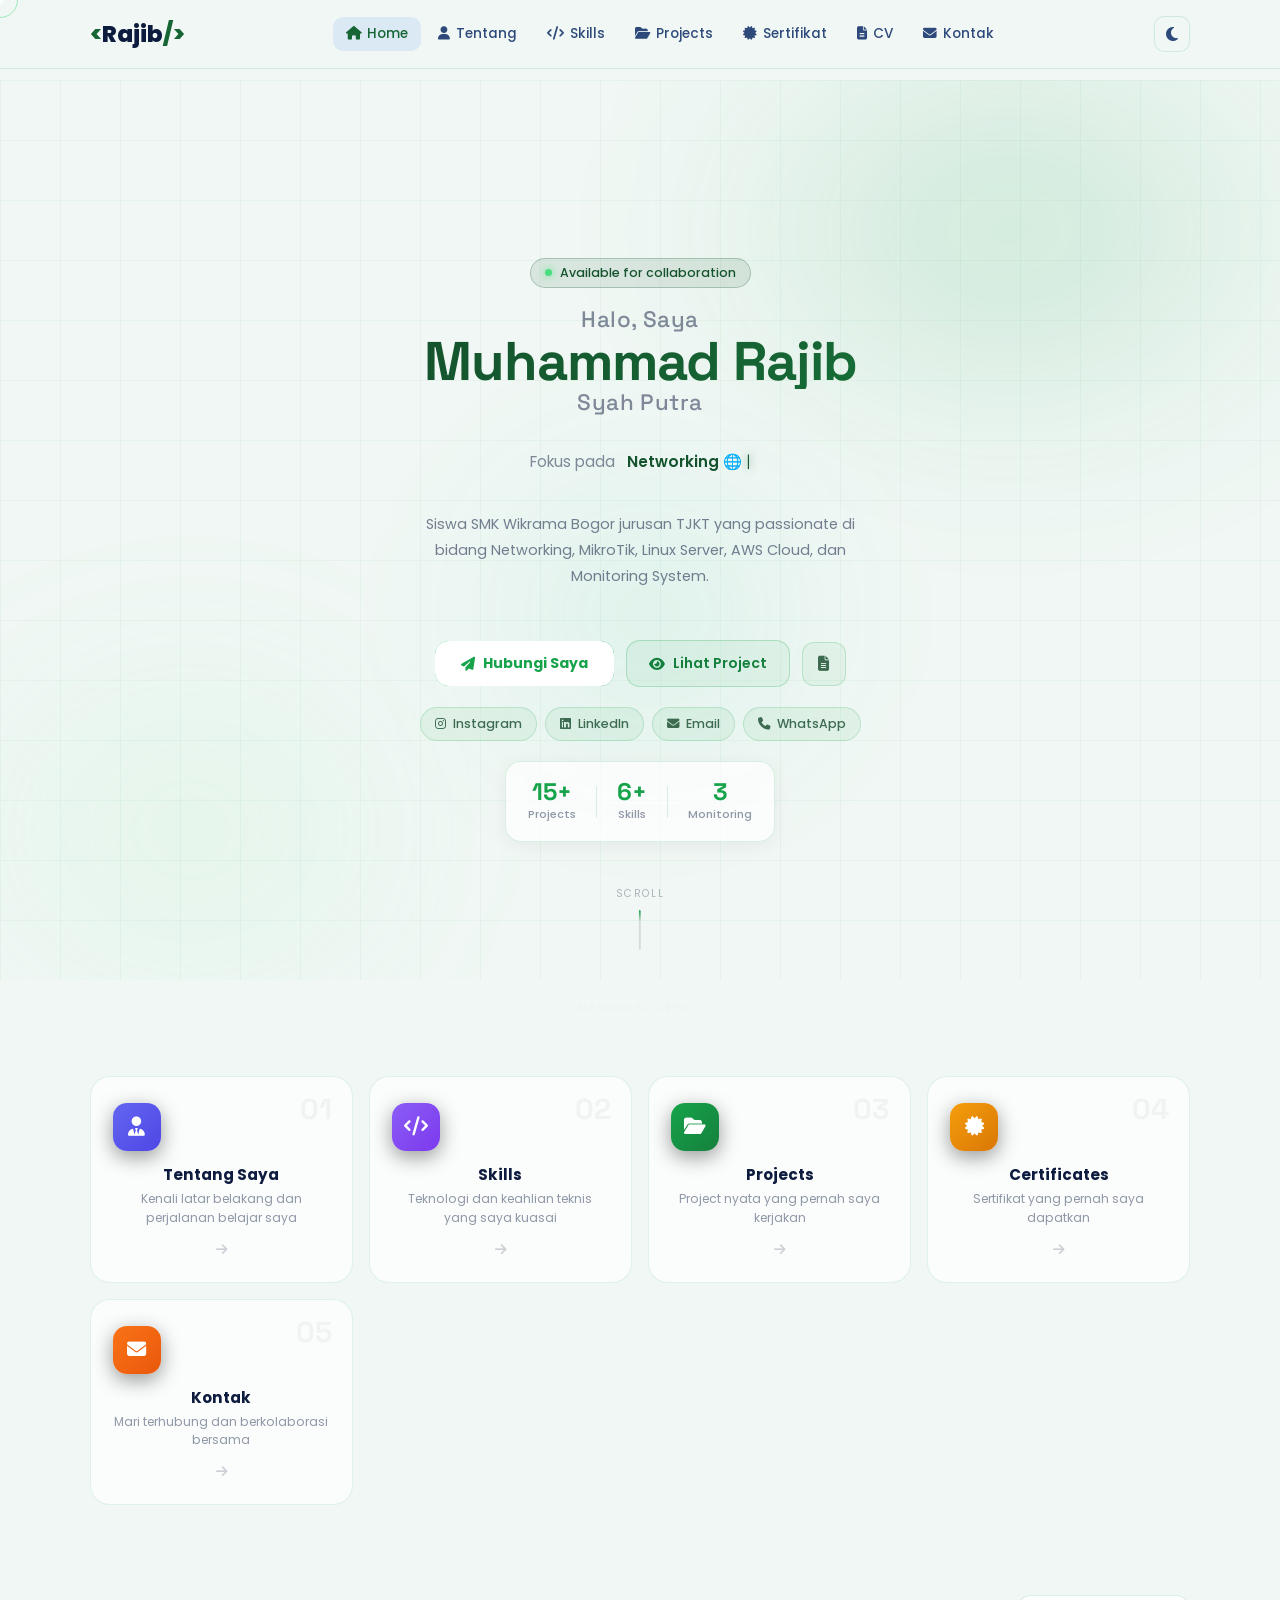
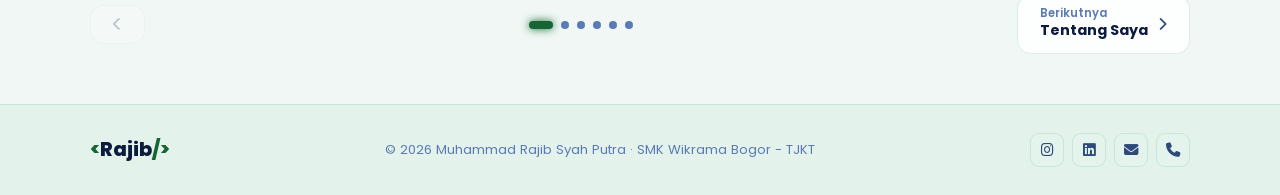
<file: index.html>
<!DOCTYPE html>
<html lang="id">
<head>
    <meta charset="UTF-8">
    <meta name="viewport" content="width=device-width, initial-scale=1.0">
    <title>Rajib · Portfolio</title>
    <link rel="preconnect" href="https://fonts.googleapis.com">
    <link href="https://fonts.googleapis.com/css2?family=Poppins:wght@300;400;500;600;700;800;900&family=Space+Grotesk:wght@400;500;600;700&display=swap" rel="stylesheet">
    <link rel="stylesheet" href="https://cdnjs.cloudflare.com/ajax/libs/font-awesome/6.5.0/css/all.min.css">
    <link rel="stylesheet" href="style.css">
    <link rel="stylesheet" href="home.css">
</head>
<body>
<canvas id="starCanvas"></canvas>
<div id="pageOverlay"></div>
<div id="cursor-dot"></div>
<div id="cursor-ring"></div>

<!-- NAVBAR -->
<nav class="navbar" id="navbar">
    <a class="logo" href="index.html">
        <span class="logo-bracket">&lt;</span>Rajib<span class="logo-bracket">/&gt;</span>
    </a>
    <ul class="nav-links" id="navLinks">
        <li><a class="nav-link active" href="index.html"><i class="fa-solid fa-house"></i> Home</a></li>
        <li><a class="nav-link" href="about.html" data-page><i class="fa-solid fa-user"></i> Tentang</a></li>
        <li><a class="nav-link" href="skills.html" data-page><i class="fa-solid fa-code"></i> Skills</a></li>
        <li><a class="nav-link" href="projects.html" data-page><i class="fa-solid fa-folder-open"></i> Projects</a></li>
        <li><a class="nav-link" href="certificates.html" data-page><i class="fa-solid fa-certificate"></i> Sertifikat</a></li>
        <li><a class="nav-link" href="cv.html" data-page><i class="fa-solid fa-file-lines"></i> CV</a></li>
        <li><a class="nav-link" href="contact.html" data-page><i class="fa-solid fa-envelope"></i> Kontak</a></li>
    </ul>
    <div class="navbar-right">
        <button id="themeToggle" title="Toggle Theme"><i class="fa-solid fa-moon"></i></button>
        <button class="hamburger" id="hamburger"><span></span><span></span><span></span></button>
    </div>
</nav>

<div class="page-wrapper">

<!-- ═══ HERO ═══ -->
<section class="hero">
    <div class="hero-bg">
        <div class="aurora aurora-1"></div>
        <div class="aurora aurora-2"></div>
        <div class="aurora aurora-3"></div>
        <div class="grid-overlay"></div>
    </div>

    <div class="hero-content">
        <div class="hero-status">
            <span class="status-dot"></span>
            <span>Available for collaboration</span>
        </div>

        <h1 class="hero-title">
            <span class="title-line">Halo, Saya</span>
            <span class="title-name gradient-text">Muhammad Rajib</span>
            <span class="title-line">Syah Putra</span>
        </h1>

        <div class="typing-wrapper">
            <span class="typing-prefix">Fokus pada &nbsp;</span>
            <span id="typingText" class="typing-text"></span>
            <span class="cursor">|</span>
        </div>

        <p class="hero-desc">
            Siswa SMK Wikrama Bogor jurusan TJKT yang passionate di bidang
            Networking, MikroTik, Linux Server, AWS Cloud, dan Monitoring System.
        </p>

        <div class="hero-actions">
            <a href="contact.html" class="btn-glow" data-page>
                <span class="btn-glow-inner">
                    <i class="fa-solid fa-paper-plane"></i> Hubungi Saya
                </span>
            </a>
            <a href="projects.html" class="btn-ghost" data-page>
                <i class="fa-solid fa-eye"></i> Lihat Project
            </a>
            <a href="cv.html" class="btn-icon" id="downloadCV" title="Download CV" data-page>
                    <i class="fa-solid fa-file-lines"></i>
                </a>
        </div>

        <div class="hero-socials">
            <a href="https://www.instagram.com/boyzjiboyz77_/" target="_blank" class="social-pill">
                <i class="fa-brands fa-instagram"></i><span>Instagram</span>
            </a>
            <a href="https://www.linkedin.com/in/muhammad-rajib-syah-putra-096125414/" target="_blank" class="social-pill">
                <i class="fa-brands fa-linkedin"></i><span>LinkedIn</span>
            </a>
            <a href="mailto:muhamadrajibsyahputra@smkwikrama.sch.id" class="social-pill">
                <i class="fa-solid fa-envelope"></i><span>Email</span>
            </a>
            <a href="tel:081617681430" class="social-pill">
                <i class="fa-solid fa-phone"></i><span>WhatsApp</span>
            </a>
        </div>

        <div class="hero-stats">
            <div class="hstat"><span class="hstat-num">15+</span><span class="hstat-label">Projects</span></div>
            <div class="hstat-div"></div>
            <div class="hstat"><span class="hstat-num">6+</span><span class="hstat-label">Skills</span></div>
            <div class="hstat-div"></div>
            <div class="hstat"><span class="hstat-num">3</span><span class="hstat-label">Monitoring</span></div>
        </div>
    </div>

    <div class="scroll-hint">
        <span>Scroll</span>
        <div class="scroll-line"><div class="scroll-dot"></div></div>
    </div>
</section>

<!-- ═══ MENU CARDS ═══ -->
<section class="menu-section reveal">
    <div class="menu-label">NAVIGASI CEPAT</div>
    <div class="home-menu">
        <a href="about.html" class="menu-card" data-page>
            <div class="mc-bg"></div>
            <div class="mc-icon" style="--c1:#6366f1;--c2:#4f46e5;">
                <i class="fa-solid fa-user-tie"></i>
            </div>
            <div class="mc-body">
                <h3>Tentang Saya</h3>
                <p>Kenali latar belakang dan perjalanan belajar saya</p>
            </div>
            <div class="mc-arrow"><i class="fa-solid fa-arrow-right"></i></div>
            <div class="mc-number">01</div>
        </a>

        <a href="skills.html" class="menu-card" data-page>
            <div class="mc-bg"></div>
            <div class="mc-icon" style="--c1:#8b5cf6;--c2:#7c3aed;">
                <i class="fa-solid fa-code"></i>
            </div>
            <div class="mc-body">
                <h3>Skills</h3>
                <p>Teknologi dan keahlian teknis yang saya kuasai</p>
            </div>
            <div class="mc-arrow"><i class="fa-solid fa-arrow-right"></i></div>
            <div class="mc-number">02</div>
        </a>

        <a href="projects.html" class="menu-card" data-page>
            <div class="mc-bg"></div>
            <div class="mc-icon" style="--c1:#16a34a;--c2:#15803d;">
                <i class="fa-solid fa-folder-open"></i>
            </div>
            <div class="mc-body">
                <h3>Projects</h3>
                <p>Project nyata yang pernah saya kerjakan</p>
            </div>
            <div class="mc-arrow"><i class="fa-solid fa-arrow-right"></i></div>
            <div class="mc-number">03</div>
        </a>

        <!-- Certificates Section -->
<a href="certificate.html" class="menu-card" data-page>
    <div class="mc-bg"></div>

    <div class="mc-icon" style="--c1:#f59e0b;--c2:#d97706;">
        <i class="fa-solid fa-certificate"></i>
    </div>

    <div class="mc-body">
        <h3>Certificates</h3>
        <p>Sertifikat yang pernah saya dapatkan</p>
    </div>

    <div class="mc-arrow">
        <i class="fa-solid fa-arrow-right"></i>
    </div>

    <div class="mc-number">04</div>
</a>

        <a href="contact.html" class="menu-card" data-page>
            <div class="mc-bg"></div>
            <div class="mc-icon" style="--c1:#f97316;--c2:#ea580c;">
                <i class="fa-solid fa-envelope"></i>
            </div>
            <div class="mc-body">
                <h3>Kontak</h3>
                <p>Mari terhubung dan berkolaborasi bersama</p>
            </div>
            <div class="mc-arrow"><i class="fa-solid fa-arrow-right"></i></div>
            <div class="mc-number">05</div>
        </a>
    </div>
</section>

<!-- ═══ PAGE NAV ═══ -->
<div class="page-nav">
    <span class="page-nav-btn disabled"><i class="fa-solid fa-chevron-left"></i></span>
    <div class="page-dots">
        <a href="index.html" class="page-dot active" title="Home"></a>
        <a href="about.html" class="page-dot" data-page title="Tentang"></a>
        <a href="skills.html" class="page-dot" data-page title="Skills"></a>
        <a href="projects.html" class="page-dot" data-page title="Projects"></a>
        <a href="contact.html" class="page-dot" data-page title="Kontak"></a>
        <a href="Certificate.html" class="page-dot" data-page title="Certificate"></a>
    </div>
    <a href="about.html" class="page-nav-btn" data-page>
        <div><span class="nav-label">Berikutnya</span><span class="nav-title">Tentang Saya</span></div>
        <i class="fa-solid fa-chevron-right"></i>
    </a>
</div>

<!-- FOOTER -->
<footer>
    <div class="footer-inner">
        <div class="footer-logo"><span class="logo-bracket">&lt;</span>Rajib<span class="logo-bracket">/&gt;</span></div>
        <p id="footerYear"></p>
        <div class="footer-social">
            <a href="https://www.instagram.com/boyzjiboyz77_/" target="_blank"><i class="fa-brands fa-instagram"></i></a>
            <a href="https://www.linkedin.com/in/muhammad-rajib-syah-putra-096125414/" target="_blank"><i class="fa-brands fa-linkedin"></i></a>
            <a href="mailto:muhamadrajibsyahputra@smkwikrama.sch.id"><i class="fa-solid fa-envelope"></i></a>
            <a href="tel:081617681430"><i class="fa-solid fa-phone"></i></a>
        </div>
    </div>
</footer>
</div>

<button class="back-to-top" id="backToTop"><i class="fa-solid fa-chevron-up"></i></button>
<script src="app.js"></script>
</body>
</html>
</file>
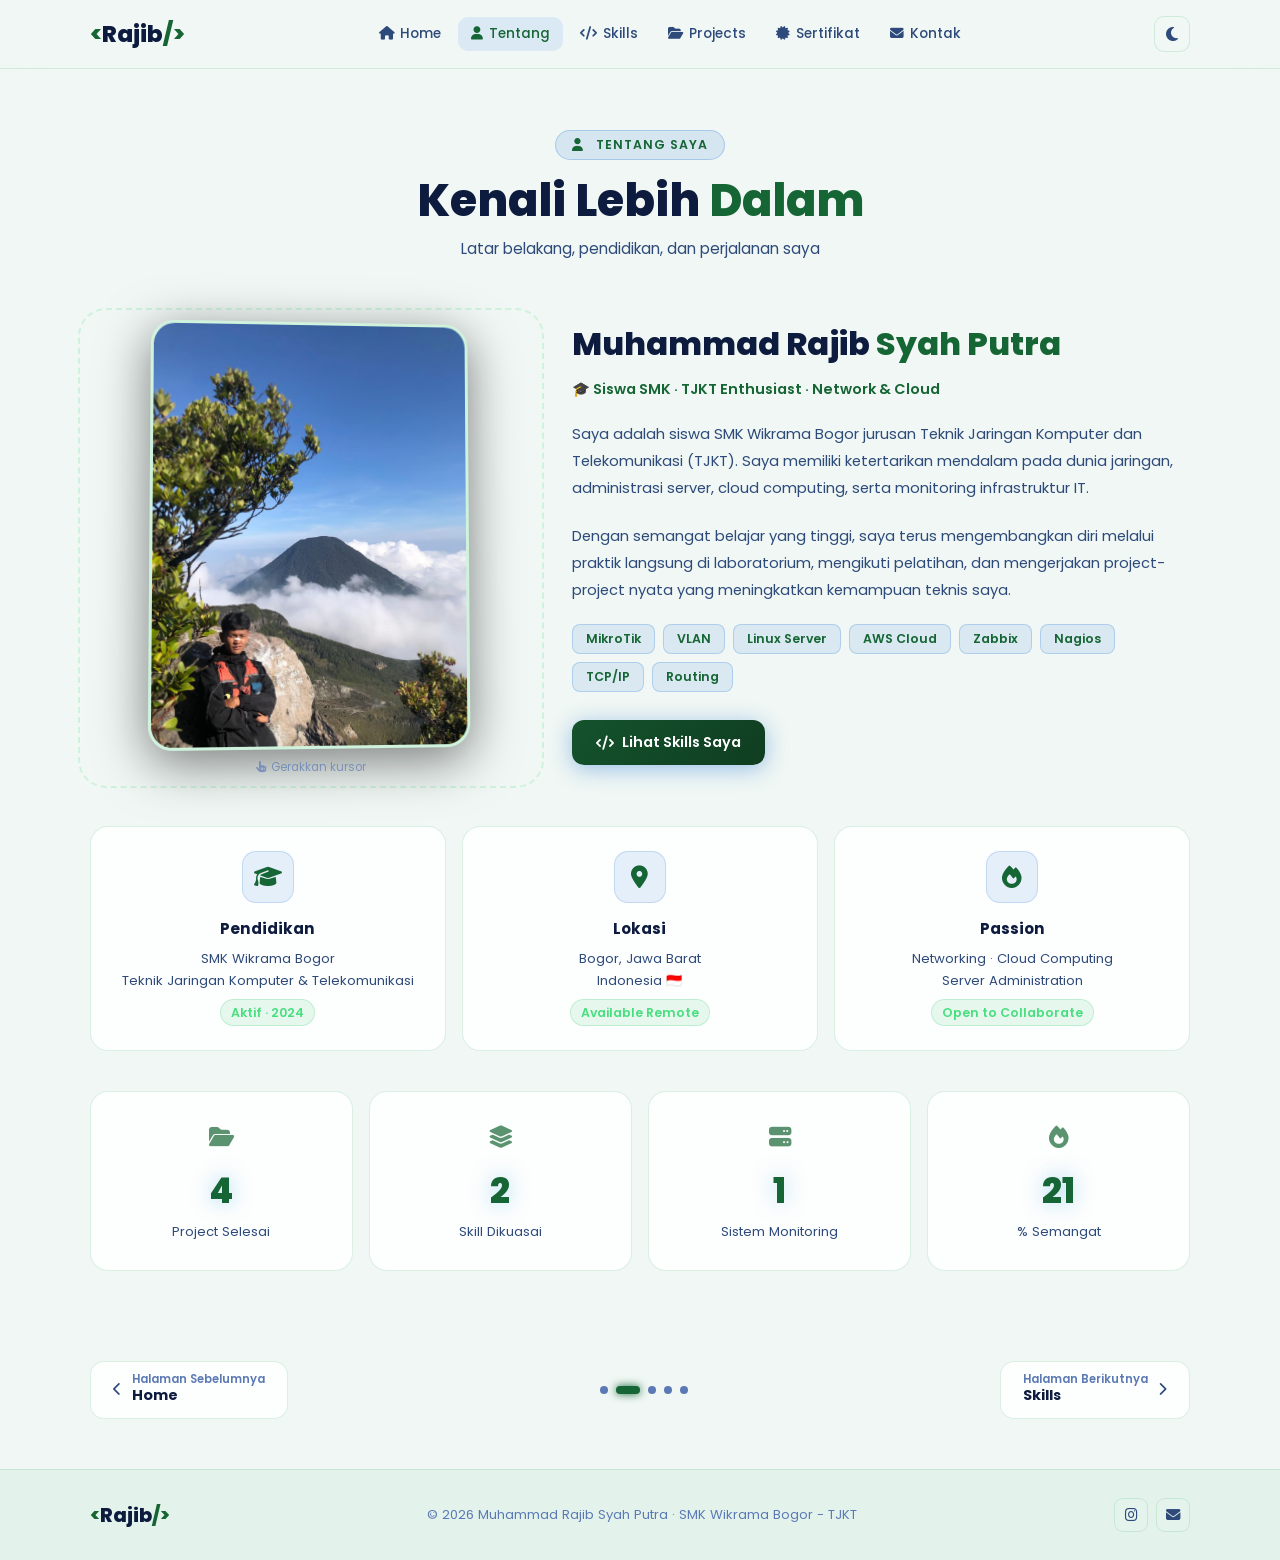
<file: about.html>
<!DOCTYPE html>
<html lang="id">
<head>
    <meta charset="UTF-8">
    <meta name="viewport" content="width=device-width, initial-scale=1.0">
    <title>Rajib | Tentang Saya</title>
    <link rel="stylesheet" href="style.css">
    <link rel="stylesheet" href="https://cdnjs.cloudflare.com/ajax/libs/font-awesome/6.5.0/css/all.min.css">
</head>
<body>
<canvas id="starCanvas"></canvas>
<div id="pageOverlay"></div>

<nav class="navbar" id="navbar">
    <a class="logo" href="index.html" data-page>
        <span class="logo-bracket">&lt;</span>Rajib<span class="logo-bracket">/&gt;</span>
    </a>
    <ul class="nav-links" id="navLinks">
        <li><a class="nav-link" href="index.html" data-page><i class="fa-solid fa-house"></i> Home</a></li>
        <li><a class="nav-link active" href="about.html"><i class="fa-solid fa-user"></i> Tentang</a></li>
        <li><a class="nav-link" href="skills.html" data-page><i class="fa-solid fa-code"></i> Skills</a></li>
        <li><a class="nav-link" href="projects.html" data-page><i class="fa-solid fa-folder-open"></i> Projects</a></li>
        <li><a class="nav-link" href="certificates.html" data-page><i class="fa-solid fa-certificate"></i> Sertifikat</a></li>
        <li><a class="nav-link" href="contact.html" data-page><i class="fa-solid fa-envelope"></i> Kontak</a></li>
    </ul>
    <div class="navbar-right">
        <button id="themeToggle"><i class="fa-solid fa-moon"></i></button>
        <button class="hamburger" id="hamburger"><span></span><span></span><span></span></button>
    </div>
</nav>

<div class="page-wrapper">
    <div class="page-header reveal">
        <div class="page-tag"><i class="fa-solid fa-user"></i> &nbsp;Tentang Saya</div>
        <h1>Kenali Lebih <span>Dalam</span></h1>
        <p>Latar belakang, pendidikan, dan perjalanan saya</p>
    </div>

    <div class="section-content">
        <div class="about-grid reveal">
            <div class="about-photo-wrap" id="photoTiltWrap">
                <div class="about-photo-ring"></div>
                <div class="photo-tilt-card" id="photoTiltCard">
                    <img src="foto.jpg" class="about-photo" alt="Foto Rajib"
                         onerror="this.src='https://cdn-icons-png.flaticon.com/512/3135/3135715.png'">
                    <div class="photo-shine" id="photoShine"></div>
                    <div class="photo-glare"></div>
                </div>
                <p class="photo-hint"><i class="fa-solid fa-hand-pointer"></i> Gerakkan kursor</p>
            </div>
            <div class="about-info">
                <h2>Muhammad Rajib <span>Syah Putra</span></h2>
                <p class="tagline">🎓 Siswa SMK · TJKT Enthusiast · Network & Cloud</p>
                <p>
                    Saya adalah siswa SMK Wikrama Bogor jurusan Teknik Jaringan Komputer dan
                    Telekomunikasi (TJKT). Saya memiliki ketertarikan mendalam pada dunia jaringan,
                    administrasi server, cloud computing, serta monitoring infrastruktur IT.
                </p>
                <p>
                    Dengan semangat belajar yang tinggi, saya terus mengembangkan diri melalui
                    praktik langsung di laboratorium, mengikuti pelatihan, dan mengerjakan
                    project-project nyata yang meningkatkan kemampuan teknis saya.
                </p>
                <div class="about-tags">
                    <span class="about-tag">MikroTik</span>
                    <span class="about-tag">VLAN</span>
                    <span class="about-tag">Linux Server</span>
                    <span class="about-tag">AWS Cloud</span>
                    <span class="about-tag">Zabbix</span>
                    <span class="about-tag">Nagios</span>
                    <span class="about-tag">TCP/IP</span>
                    <span class="about-tag">Routing</span>
                </div>
                <a href="skills.html" class="btn btn-primary" data-page>
                    <i class="fa-solid fa-code"></i> Lihat Skills Saya
                </a>
            </div>
        </div>

        <!-- Info cards -->
        <div class="about-cards reveal" style="margin-top:40px;">
            <div class="about-card">
                <div class="about-card-icon"><i class="fa-solid fa-graduation-cap"></i></div>
                <h3>Pendidikan</h3>
                <p>SMK Wikrama Bogor<br>Teknik Jaringan Komputer &amp; Telekomunikasi<br>
                <span class="about-highlight">Aktif · 2024</span></p>
            </div>
            <div class="about-card">
                <div class="about-card-icon"><i class="fa-solid fa-location-dot"></i></div>
                <h3>Lokasi</h3>
                <p>Bogor, Jawa Barat<br>Indonesia 🇮🇩<br>
                <span class="about-highlight">Available Remote</span></p>
            </div>
            <div class="about-card">
                <div class="about-card-icon"><i class="fa-solid fa-fire"></i></div>
                <h3>Passion</h3>
                <p>Networking · Cloud Computing<br>Server Administration<br>
                <span class="about-highlight">Open to Collaborate</span></p>
            </div>
        </div>

        <!-- Stats -->
        <div class="stats-grid reveal stats-section">
            <div class="stat-card">
                <div class="stat-icon"><i class="fa-solid fa-folder-open"></i></div>
                <h2 class="counter" data-target="15">0</h2>
                <p>Project Selesai</p>
            </div>
            <div class="stat-card">
                <div class="stat-icon"><i class="fa-solid fa-layer-group"></i></div>
                <h2 class="counter" data-target="6">0</h2>
                <p>Skill Dikuasai</p>
            </div>
            <div class="stat-card">
                <div class="stat-icon"><i class="fa-solid fa-server"></i></div>
                <h2 class="counter" data-target="3">0</h2>
                <p>Sistem Monitoring</p>
            </div>
            <div class="stat-card">
                <div class="stat-icon"><i class="fa-solid fa-fire"></i></div>
                <h2 class="counter" data-target="100">0</h2>
                <p>% Semangat</p>
            </div>
        </div>
    </div>

    <!-- PAGE NAV -->
    <div class="page-nav">
        <a href="index.html" class="page-nav-btn" data-page>
            <i class="fa-solid fa-chevron-left"></i>
            <div><span class="nav-label">Halaman Sebelumnya</span><span class="nav-title">Home</span></div>
        </a>
        <div class="page-dots">
            <a href="index.html" class="page-dot" data-page title="Home"></a>
            <a href="about.html" class="page-dot active" title="Tentang"></a>
            <a href="skills.html" class="page-dot" data-page title="Skills"></a>
            <a href="projects.html" class="page-dot" data-page title="Projects"></a>
            <a href="contact.html" class="page-dot" data-page title="Kontak"></a>
        </div>
        <a href="skills.html" class="page-nav-btn" data-page>
            <div><span class="nav-label">Halaman Berikutnya</span><span class="nav-title">Skills</span></div>
            <i class="fa-solid fa-chevron-right"></i>
        </a>
    </div>

    <footer>
        <div class="footer-inner">
            <div class="footer-logo"><span class="logo-bracket">&lt;</span>Rajib<span class="logo-bracket">/&gt;</span></div>
            <p id="footerYear"></p>
            <div class="footer-social">
                <a href="https://www.instagram.com/boyzjiboyz77_/" target="_blank"><i class="fa-brands fa-instagram"></i></a>
                <a href="mailto:muhamadrajibsyahputra@smkwikrama.sch.id"><i class="fa-solid fa-envelope"></i></a>
            </div>
        </div>
    </footer>
</div>

<button class="back-to-top" id="backToTop"><i class="fa-solid fa-chevron-up"></i></button>
<script src="app.js"></script>
</body>
</html>
</file>
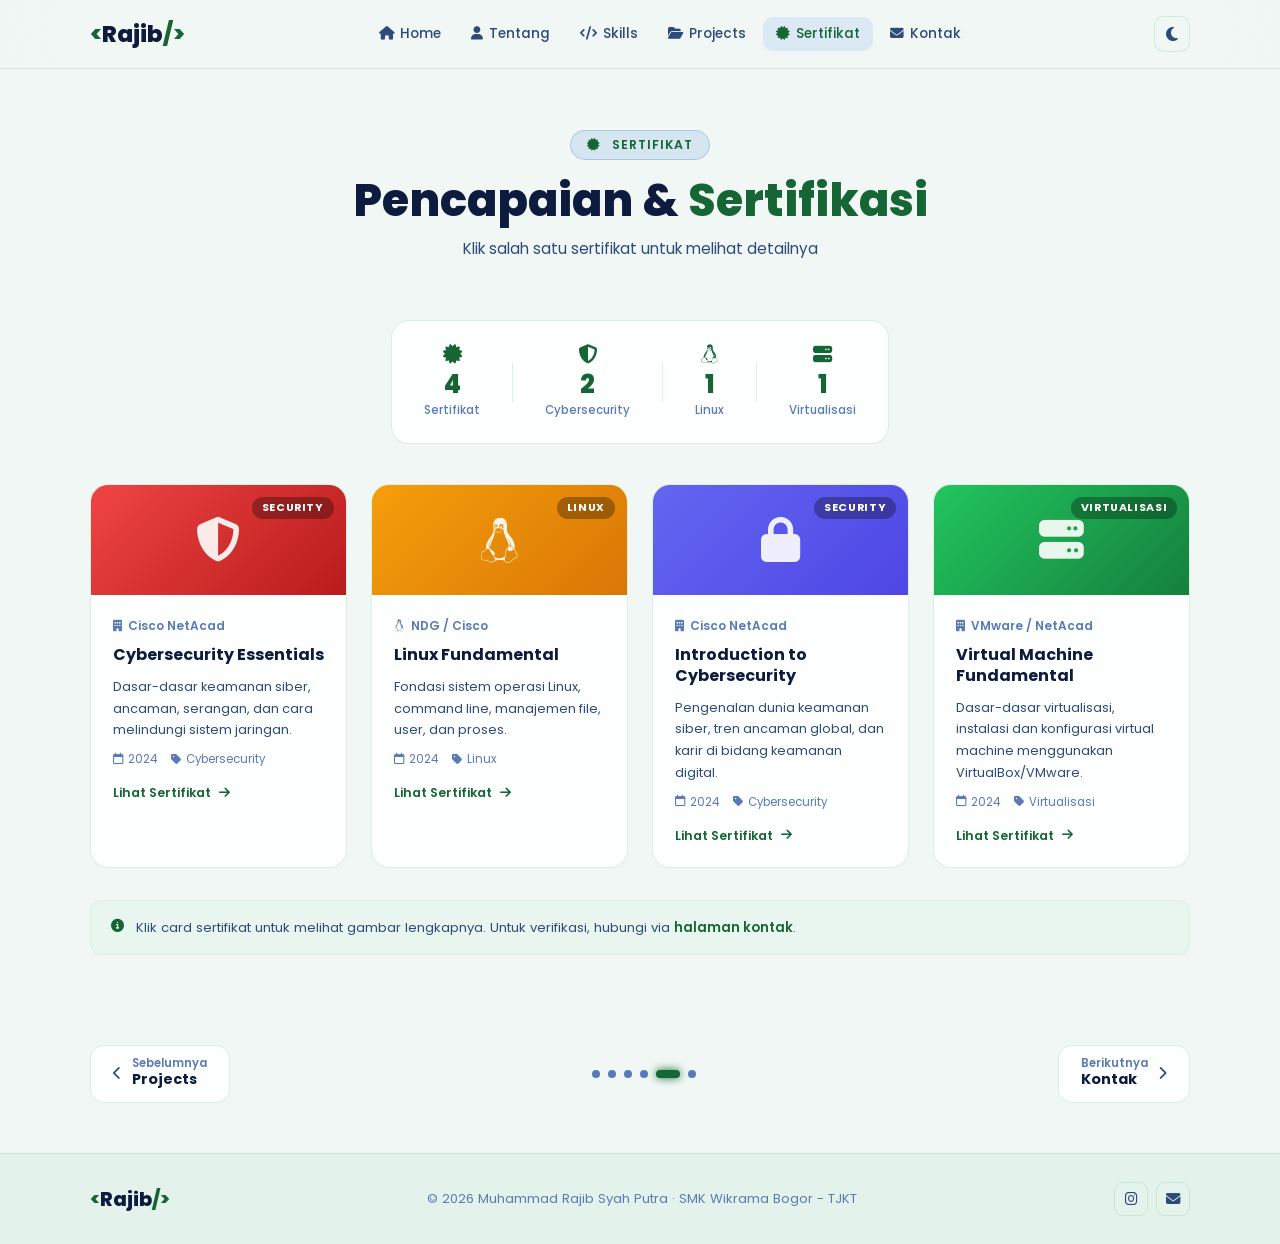
<file: certificates.html>
<!DOCTYPE html>
<html lang="id">
<head>
    <meta charset="UTF-8">
    <meta name="viewport" content="width=device-width, initial-scale=1.0">
    <title>Rajib | Sertifikat</title>
    <link rel="stylesheet" href="style.css">
    <link rel="stylesheet" href="https://cdnjs.cloudflare.com/ajax/libs/font-awesome/6.5.0/css/all.min.css">
</head>
<body>
<canvas id="starCanvas"></canvas>
<div id="pageOverlay"></div>

<nav class="navbar" id="navbar">
    <a class="logo" href="index.html" data-page>
        <span class="logo-bracket">&lt;</span>Rajib<span class="logo-bracket">/&gt;</span>
    </a>
    <ul class="nav-links" id="navLinks">
        <li><a class="nav-link" href="index.html" data-page><i class="fa-solid fa-house"></i> Home</a></li>
        <li><a class="nav-link" href="about.html" data-page><i class="fa-solid fa-user"></i> Tentang</a></li>
        <li><a class="nav-link" href="skills.html" data-page><i class="fa-solid fa-code"></i> Skills</a></li>
        <li><a class="nav-link" href="projects.html" data-page><i class="fa-solid fa-folder-open"></i> Projects</a></li>
        <li><a class="nav-link active" href="certificates.html"><i class="fa-solid fa-certificate"></i> Sertifikat</a></li>
        <li><a class="nav-link" href="contact.html" data-page><i class="fa-solid fa-envelope"></i> Kontak</a></li>
    </ul>
    <div class="navbar-right">
        <button id="themeToggle"><i class="fa-solid fa-moon"></i></button>
        <button class="hamburger" id="hamburger"><span></span><span></span><span></span></button>
    </div>
</nav>

<div class="page-wrapper">
    <div class="page-header reveal">
        <div class="page-tag"><i class="fa-solid fa-certificate"></i> &nbsp;Sertifikat</div>
        <h1>Pencapaian & <span>Sertifikasi</span></h1>
        <p>Klik salah satu sertifikat untuk melihat detailnya</p>
    </div>

    <div class="section-content">

        <!-- STATS -->
        <div class="cert-stats reveal">
            <div class="cert-stat-item">
                <i class="fa-solid fa-certificate"></i>
                <span class="cert-stat-num">4</span>
                <span class="cert-stat-label">Sertifikat</span>
            </div>
            <div class="cert-stat-div"></div>
            <div class="cert-stat-item">
                <i class="fa-solid fa-shield-halved"></i>
                <span class="cert-stat-num">2</span>
                <span class="cert-stat-label">Cybersecurity</span>
            </div>
            <div class="cert-stat-div"></div>
            <div class="cert-stat-item">
                <i class="fa-brands fa-linux"></i>
                <span class="cert-stat-num">1</span>
                <span class="cert-stat-label">Linux</span>
            </div>
            <div class="cert-stat-div"></div>
            <div class="cert-stat-item">
                <i class="fa-solid fa-server"></i>
                <span class="cert-stat-num">1</span>
                <span class="cert-stat-label">Virtualisasi</span>
            </div>
        </div>

        <!-- CERT CARDS — klik untuk masuk detail -->
        <div class="cert-cards-grid reveal">

            <a href="certificate-detail.html?id=cybersec" class="cert-full-card cert-clickable" data-page>
                <div class="cert-card-top" style="background:linear-gradient(135deg,#ef4444,#b91c1c);">
                    <i class="fa-solid fa-shield-halved"></i>
                    <div class="cert-badge-label">Security</div>
                    <div class="cert-view-hint"><i class="fa-solid fa-eye"></i> Lihat</div>
                </div>
                <div class="cert-card-body">
                    <div class="cert-issuer"><i class="fa-solid fa-building"></i> Cisco NetAcad</div>
                    <h3>Cybersecurity Essentials</h3>
                    <p>Dasar-dasar keamanan siber, ancaman, serangan, dan cara melindungi sistem jaringan.</p>
                    <div class="cert-meta">
                        <span><i class="fa-regular fa-calendar"></i> 2024</span>
                        <span><i class="fa-solid fa-tag"></i> Cybersecurity</span>
                    </div>
                    <div class="cert-enter-btn"><span>Lihat Sertifikat</span><i class="fa-solid fa-arrow-right"></i></div>
                </div>
            </a>

            <a href="certificate-detail.html?id=linux" class="cert-full-card cert-clickable" data-page>
                <div class="cert-card-top" style="background:linear-gradient(135deg,#f59e0b,#d97706);">
                    <i class="fa-brands fa-linux"></i>
                    <div class="cert-badge-label">Linux</div>
                    <div class="cert-view-hint"><i class="fa-solid fa-eye"></i> Lihat</div>
                </div>
                <div class="cert-card-body">
                    <div class="cert-issuer"><i class="fa-brands fa-linux"></i> NDG / Cisco</div>
                    <h3>Linux Fundamental</h3>
                    <p>Fondasi sistem operasi Linux, command line, manajemen file, user, dan proses.</p>
                    <div class="cert-meta">
                        <span><i class="fa-regular fa-calendar"></i> 2024</span>
                        <span><i class="fa-solid fa-tag"></i> Linux</span>
                    </div>
                    <div class="cert-enter-btn"><span>Lihat Sertifikat</span><i class="fa-solid fa-arrow-right"></i></div>
                </div>
            </a>

            <a href="certificate-detail.html?id=introcybersec" class="cert-full-card cert-clickable" data-page>
                <div class="cert-card-top" style="background:linear-gradient(135deg,#6366f1,#4f46e5);">
                    <i class="fa-solid fa-lock"></i>
                    <div class="cert-badge-label">Security</div>
                    <div class="cert-view-hint"><i class="fa-solid fa-eye"></i> Lihat</div>
                </div>
                <div class="cert-card-body">
                    <div class="cert-issuer"><i class="fa-solid fa-building"></i> Cisco NetAcad</div>
                    <h3>Introduction to Cybersecurity</h3>
                    <p>Pengenalan dunia keamanan siber, tren ancaman global, dan karir di bidang keamanan digital.</p>
                    <div class="cert-meta">
                        <span><i class="fa-regular fa-calendar"></i> 2024</span>
                        <span><i class="fa-solid fa-tag"></i> Cybersecurity</span>
                    </div>
                    <div class="cert-enter-btn"><span>Lihat Sertifikat</span><i class="fa-solid fa-arrow-right"></i></div>
                </div>
            </a>

            <a href="certificate-detail.html?id=vm" class="cert-full-card cert-clickable" data-page>
                <div class="cert-card-top" style="background:linear-gradient(135deg,#22c55e,#15803d);">
                    <i class="fa-solid fa-server"></i>
                    <div class="cert-badge-label">Virtualisasi</div>
                    <div class="cert-view-hint"><i class="fa-solid fa-eye"></i> Lihat</div>
                </div>
                <div class="cert-card-body">
                    <div class="cert-issuer"><i class="fa-solid fa-building"></i> VMware / NetAcad</div>
                    <h3>Virtual Machine Fundamental</h3>
                    <p>Dasar-dasar virtualisasi, instalasi dan konfigurasi virtual machine menggunakan VirtualBox/VMware.</p>
                    <div class="cert-meta">
                        <span><i class="fa-regular fa-calendar"></i> 2024</span>
                        <span><i class="fa-solid fa-tag"></i> Virtualisasi</span>
                    </div>
                    <div class="cert-enter-btn"><span>Lihat Sertifikat</span><i class="fa-solid fa-arrow-right"></i></div>
                </div>
            </a>

        </div>

        <div class="cert-note reveal">
            <i class="fa-solid fa-circle-info"></i>
            <p>Klik card sertifikat untuk melihat gambar lengkapnya. Untuk verifikasi, hubungi via <a href="contact.html" data-page>halaman kontak</a>.</p>
        </div>

    </div>

    <div class="page-nav">
        <a href="projects.html" class="page-nav-btn" data-page>
            <i class="fa-solid fa-chevron-left"></i>
            <div><span class="nav-label">Sebelumnya</span><span class="nav-title">Projects</span></div>
        </a>
        <div class="page-dots">
            <a href="index.html" class="page-dot" data-page title="Home"></a>
            <a href="about.html" class="page-dot" data-page title="Tentang"></a>
            <a href="skills.html" class="page-dot" data-page title="Skills"></a>
            <a href="projects.html" class="page-dot" data-page title="Projects"></a>
            <a href="certificates.html" class="page-dot active" title="Sertifikat"></a>
            <a href="contact.html" class="page-dot" data-page title="Kontak"></a>
        </div>
        <a href="contact.html" class="page-nav-btn" data-page>
            <div><span class="nav-label">Berikutnya</span><span class="nav-title">Kontak</span></div>
            <i class="fa-solid fa-chevron-right"></i>
        </a>
    </div>

    <footer>
        <div class="footer-inner">
            <div class="footer-logo"><span class="logo-bracket">&lt;</span>Rajib<span class="logo-bracket">/&gt;</span></div>
            <p id="footerYear"></p>
            <div class="footer-social">
                <a href="https://www.instagram.com/boyzjiboyz77_/" target="_blank"><i class="fa-brands fa-instagram"></i></a>
                <a href="mailto:muhamadrajibsyahputra@smkwikrama.sch.id"><i class="fa-solid fa-envelope"></i></a>
            </div>
        </div>
    </footer>
</div>

<button class="back-to-top" id="backToTop"><i class="fa-solid fa-chevron-up"></i></button>
<script src="app.js"></script>
</body>
</html>
</file>
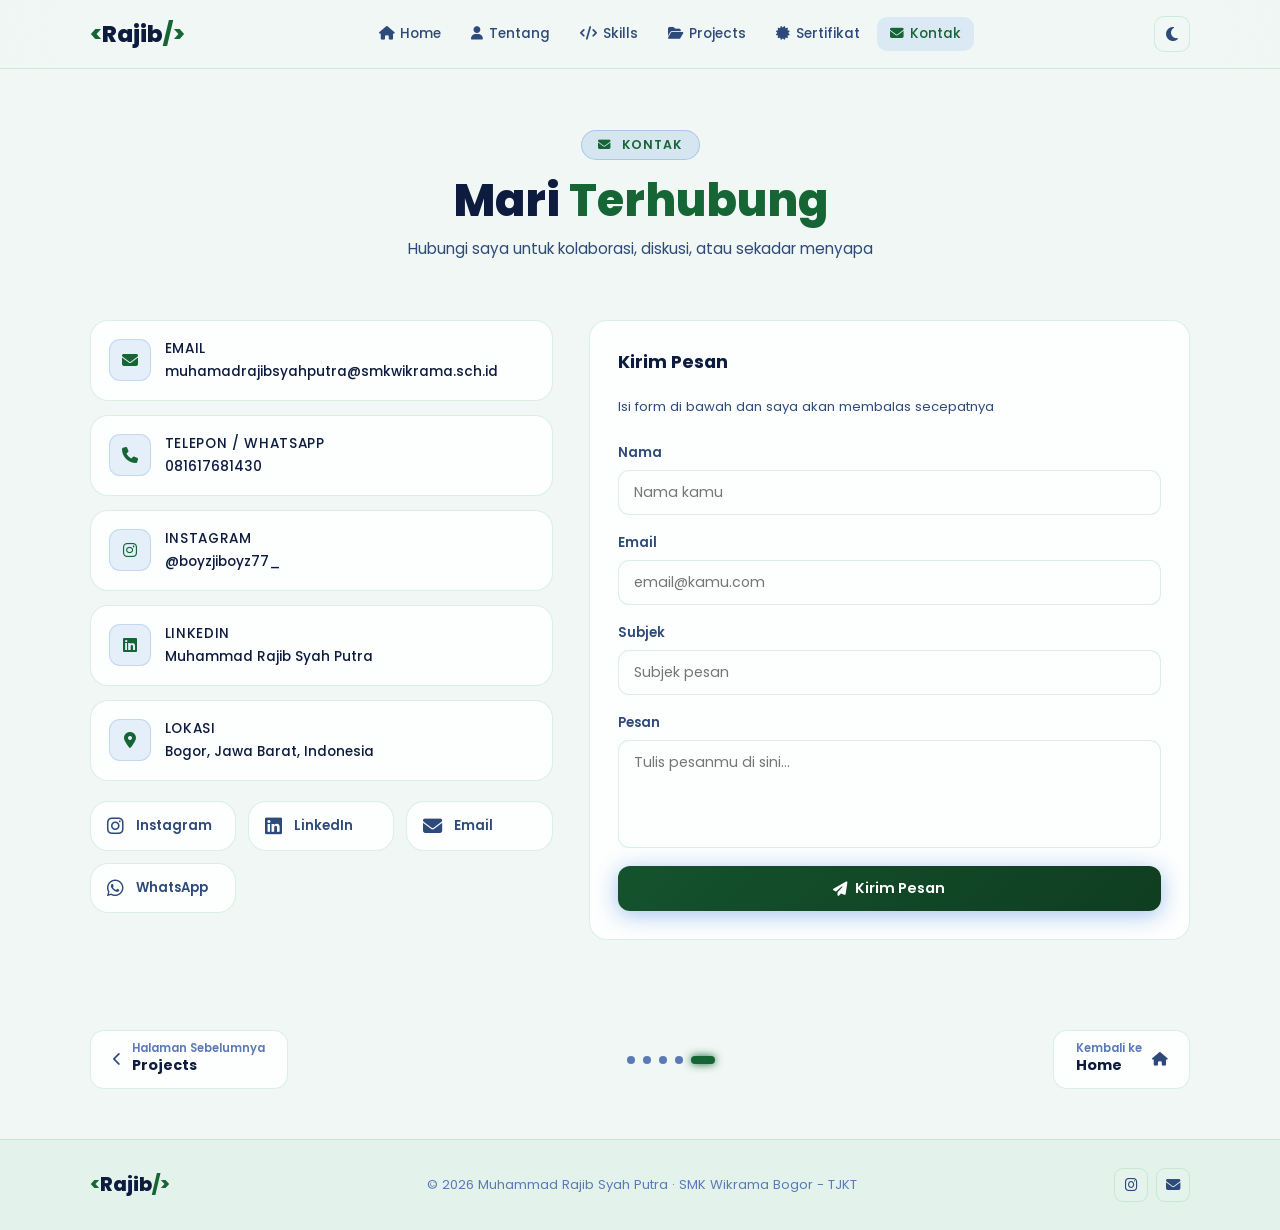
<file: contact.html>
<!DOCTYPE html>
<html lang="id">
<head>
    <meta charset="UTF-8">
    <meta name="viewport" content="width=device-width, initial-scale=1.0">
    <title>Rajib | Kontak</title>
    <link rel="stylesheet" href="style.css">
    <link rel="stylesheet" href="https://cdnjs.cloudflare.com/ajax/libs/font-awesome/6.5.0/css/all.min.css">
</head>
<body>
<canvas id="starCanvas"></canvas>
<div id="pageOverlay"></div>

<nav class="navbar" id="navbar">
    <a class="logo" href="index.html" data-page>
        <span class="logo-bracket">&lt;</span>Rajib<span class="logo-bracket">/&gt;</span>
    </a>
    <ul class="nav-links" id="navLinks">
        <li><a class="nav-link" href="index.html" data-page><i class="fa-solid fa-house"></i> Home</a></li>
        <li><a class="nav-link" href="about.html" data-page><i class="fa-solid fa-user"></i> Tentang</a></li>
        <li><a class="nav-link" href="skills.html" data-page><i class="fa-solid fa-code"></i> Skills</a></li>
        <li><a class="nav-link" href="projects.html" data-page><i class="fa-solid fa-folder-open"></i> Projects</a></li>
        <li><a class="nav-link" href="certificates.html" data-page><i class="fa-solid fa-certificate"></i> Sertifikat</a></li>
        <li><a class="nav-link active" href="contact.html"><i class="fa-solid fa-envelope"></i> Kontak</a></li>
    </ul>
    <div class="navbar-right">
        <button id="themeToggle"><i class="fa-solid fa-moon"></i></button>
        <button class="hamburger" id="hamburger"><span></span><span></span><span></span></button>
    </div>
</nav>

<div class="page-wrapper">
    <div class="page-header reveal">
        <div class="page-tag"><i class="fa-solid fa-envelope"></i> &nbsp;Kontak</div>
        <h1>Mari <span>Terhubung</span></h1>
        <p>Hubungi saya untuk kolaborasi, diskusi, atau sekadar menyapa</p>
    </div>

    <div class="section-content">
        <div class="contact-wrapper reveal">
            <div>
                <div class="contact-info">
                    <div class="contact-item">
                        <div class="contact-icon"><i class="fa-solid fa-envelope"></i></div>
                        <div>
                            <span class="contact-label">Email</span>
                            <a href="mailto:muhamadrajibsyahputra@smkwikrama.sch.id">muhamadrajibsyahputra@smkwikrama.sch.id</a>
                        </div>
                    </div>
                    <div class="contact-item">
                        <div class="contact-icon"><i class="fa-solid fa-phone"></i></div>
                        <div>
                            <span class="contact-label">Telepon / WhatsApp</span>
                            <a href="tel:081617681430">081617681430</a>
                        </div>
                    </div>
                    <div class="contact-item">
                        <div class="contact-icon"><i class="fa-brands fa-instagram"></i></div>
                        <div>
                            <span class="contact-label">Instagram</span>
                            <a href="https://www.instagram.com/boyzjiboyz77_/" target="_blank">@boyzjiboyz77_</a>
                        </div>
                    </div>
                    <div class="contact-item">
                        <div class="contact-icon"><i class="fa-brands fa-linkedin"></i></div>
                        <div>
                            <span class="contact-label">LinkedIn</span>
                            <a href="https://www.linkedin.com/in/muhammad-rajib-syah-putra-096125414/" target="_blank">Muhammad Rajib Syah Putra</a>
                        </div>
                    </div>
                    <div class="contact-item">
                        <div class="contact-icon"><i class="fa-solid fa-location-dot"></i></div>
                        <div>
                            <span class="contact-label">Lokasi</span>
                            <span>Bogor, Jawa Barat, Indonesia</span>
                        </div>
                    </div>
                </div>

                <div class="social-links" style="margin-top:20px;">
                    <a href="https://www.instagram.com/boyzjiboyz77_/" target="_blank" class="social-link">
                        <i class="fa-brands fa-instagram"></i><span>Instagram</span>
                    </a>
                    <a href="https://www.linkedin.com/in/muhammad-rajib-syah-putra-096125414/" target="_blank" class="social-link">
                        <i class="fa-brands fa-linkedin"></i><span>LinkedIn</span>
                    </a>
                    <a href="mailto:muhamadrajibsyahputra@smkwikrama.sch.id" class="social-link">
                        <i class="fa-solid fa-envelope"></i><span>Email</span>
                    </a>
                    <a href="tel:081617681430" class="social-link">
                        <i class="fa-brands fa-whatsapp"></i><span>WhatsApp</span>
                    </a>
                </div>
            </div>

            <form class="contact-form" id="contactForm"
                  action="https://formsubmit.co/muhamadrajibsyahputra@smkwikrama.sch.id"
                  method="POST">

                <!-- FormSubmit config -->
                <input type="hidden" name="_subject" value="Pesan Baru dari Portfolio Rajib!">
                <input type="hidden" name="_captcha" value="false">
                <input type="hidden" name="_template" value="table">
                <input type="hidden" name="_next" value="https://rajib.github.io/thanks.html">

                <h3 style="font-size:1.1rem;font-weight:700;margin-bottom:4px;">Kirim Pesan</h3>
                <p style="color:var(--gray);font-size:0.82rem;margin-bottom:8px;">Isi form di bawah dan saya akan membalas secepatnya</p>
                <div class="form-group">
                    <label for="nameInput">Nama</label>
                    <input type="text" id="nameInput" name="Nama" placeholder="Nama kamu" autocomplete="off" required/>
                </div>
                <div class="form-group">
                    <label for="emailInput">Email</label>
                    <input type="email" id="emailInput" name="Email" placeholder="email@kamu.com" autocomplete="off" required/>
                </div>
                <div class="form-group">
                    <label for="subjectInput">Subjek</label>
                    <input type="text" id="subjectInput" name="Subjek" placeholder="Subjek pesan" autocomplete="off"/>
                </div>
                <div class="form-group">
                    <label for="msgInput">Pesan</label>
                    <textarea id="msgInput" name="Pesan" rows="4" placeholder="Tulis pesanmu di sini..." required></textarea>
                </div>
                <button type="submit" class="btn btn-primary btn-full">
                    <i class="fa-solid fa-paper-plane"></i> Kirim Pesan
                </button>
            </form>
        </div>
    </div>

    <!-- PAGE NAV -->
    <div class="page-nav">
        <a href="projects.html" class="page-nav-btn" data-page>
            <i class="fa-solid fa-chevron-left"></i>
            <div><span class="nav-label">Halaman Sebelumnya</span><span class="nav-title">Projects</span></div>
        </a>
        <div class="page-dots">
            <a href="index.html" class="page-dot" data-page title="Home"></a>
            <a href="about.html" class="page-dot" data-page title="Tentang"></a>
            <a href="skills.html" class="page-dot" data-page title="Skills"></a>
            <a href="projects.html" class="page-dot" data-page title="Projects"></a>
            <a href="contact.html" class="page-dot active" title="Kontak"></a>
        </div>
        <a href="index.html" class="page-nav-btn" data-page>
            <div><span class="nav-label">Kembali ke</span><span class="nav-title">Home</span></div>
            <i class="fa-solid fa-house"></i>
        </a>
    </div>

    <footer>
        <div class="footer-inner">
            <div class="footer-logo"><span class="logo-bracket">&lt;</span>Rajib<span class="logo-bracket">/&gt;</span></div>
            <p id="footerYear"></p>
            <div class="footer-social">
                <a href="https://www.instagram.com/boyzjiboyz77_/" target="_blank"><i class="fa-brands fa-instagram"></i></a>
                <a href="mailto:muhamadrajibsyahputra@smkwikrama.sch.id"><i class="fa-solid fa-envelope"></i></a>
            </div>
        </div>
    </footer>
</div>

<button class="back-to-top" id="backToTop"><i class="fa-solid fa-chevron-up"></i></button>
<script src="app.js"></script>
</body>
</html>
</file>
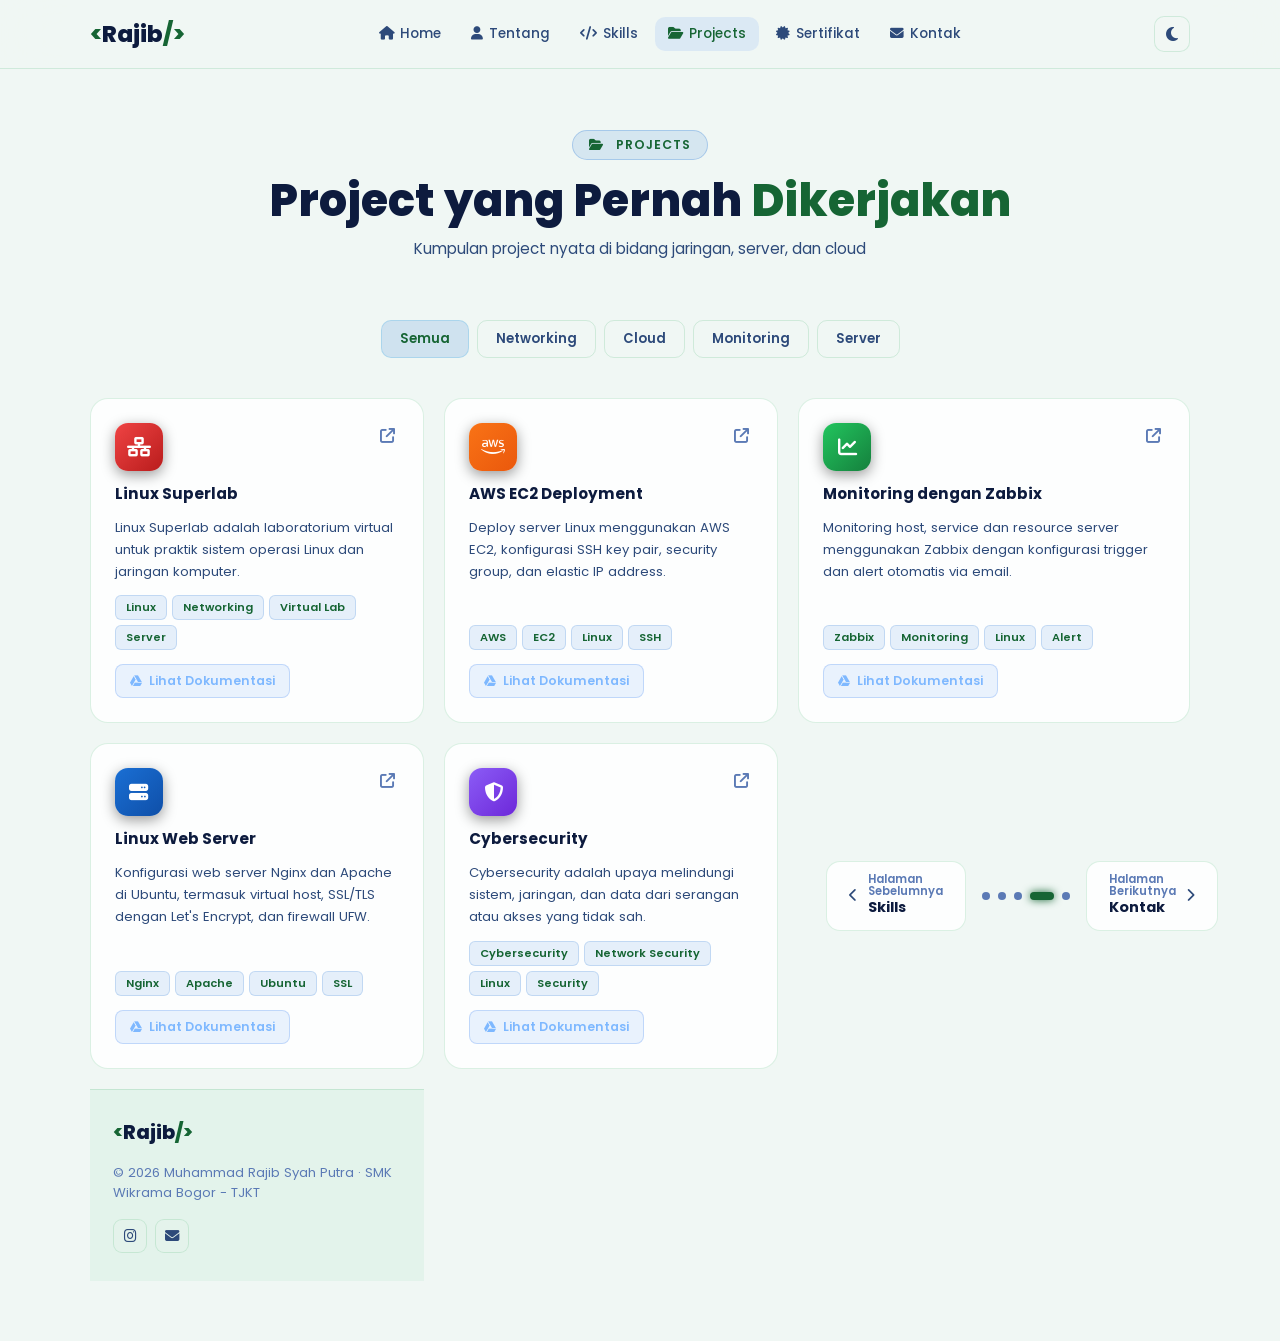
<file: projects.html>
<!DOCTYPE html>
<html lang="id">
<head>
    <meta charset="UTF-8">
    <meta name="viewport" content="width=device-width, initial-scale=1.0">
    <title>Rajib | Projects</title>
    <link rel="stylesheet" href="style.css">
    <link rel="stylesheet" href="https://cdnjs.cloudflare.com/ajax/libs/font-awesome/6.5.0/css/all.min.css">
</head>
<body>
<canvas id="starCanvas"></canvas>
<div id="pageOverlay"></div>

<nav class="navbar" id="navbar">
    <a class="logo" href="index.html" data-page>
        <span class="logo-bracket">&lt;</span>Rajib<span class="logo-bracket">/&gt;</span>
    </a>
    <ul class="nav-links" id="navLinks">
        <li><a class="nav-link" href="index.html" data-page><i class="fa-solid fa-house"></i> Home</a></li>
        <li><a class="nav-link" href="about.html" data-page><i class="fa-solid fa-user"></i> Tentang</a></li>
        <li><a class="nav-link" href="skills.html" data-page><i class="fa-solid fa-code"></i> Skills</a></li>
        <li><a class="nav-link active" href="projects.html"><i class="fa-solid fa-folder-open"></i> Projects</a></li>
        <li><a class="nav-link" href="certificates.html" data-page><i class="fa-solid fa-certificate"></i> Sertifikat</a></li>
        <li><a class="nav-link" href="contact.html" data-page><i class="fa-solid fa-envelope"></i> Kontak</a></li>
    </ul>
    <div class="navbar-right">
        <button id="themeToggle"><i class="fa-solid fa-moon"></i></button>
        <button class="hamburger" id="hamburger"><span></span><span></span><span></span></button>
    </div>
</nav>

<div class="page-wrapper">
    <div class="page-header reveal">
        <div class="page-tag"><i class="fa-solid fa-folder-open"></i> &nbsp;Projects</div>
        <h1>Project yang Pernah <span>Dikerjakan</span></h1>
        <p>Kumpulan project nyata di bidang jaringan, server, dan cloud</p>
    </div>

    <div class="section-content">
        <div class="projects-filter reveal">
            <button class="filter-btn active" data-filter="all">Semua</button>
            <button class="filter-btn" data-filter="network">Networking</button>
            <button class="filter-btn" data-filter="cloud">Cloud</button>
            <button class="filter-btn" data-filter="monitoring">Monitoring</button>
            <button class="filter-btn" data-filter="server">Server</button>
        </div>

        <div class="projects-grid reveal">
            <div class="project-card" data-cat="network">
    <div class="project-header">
        <div class="project-icon" style="background:linear-gradient(135deg,#ef4444,#b91c1c);">
            <i class="fa-solid fa-network-wired"></i>
        </div>

        <div class="project-links">
            <a href="https://drive.google.com/drive/folders/1UhNnIONF-SROGsM6S7cLC9_LUOoXM_--?usp=drive_link"
               target="_blank"
               title="Lihat dokumentasi di Google Drive">
                <i class="fa-solid fa-arrow-up-right-from-square"></i>
            </a>
        </div>
    </div>

    <h3>Linux Superlab</h3>

    <p>
        Linux Superlab adalah laboratorium virtual untuk praktik sistem operasi
        Linux dan jaringan komputer.
    </p>

    <div class="project-tags">
        <span class="tag">Linux</span>
        <span class="tag">Networking</span>
        <span class="tag">Virtual Lab</span>
        <span class="tag">Server</span>
    </div>

    <a href="https://drive.google.com/drive/folders/1UhNnIONF-SROGsM6S7cLC9_LUOoXM_--?usp=drive_link"
       target="_blank"
       class="project-drive-btn">
        <i class="fa-brands fa-google-drive"></i> Lihat Dokumentasi
    </a>
</div>

            <div class="project-card" data-cat="cloud">
                <div class="project-header">
                    <div class="project-icon" style="background:linear-gradient(135deg,#f97316,#ea580c);"><i class="fa-brands fa-aws"></i></div>
                    <div class="project-links">
                        <a href="https://drive.google.com/drive/folders/1NY3oLGmL78gJujLuJ2X99Dj9B-ZmpQY7?usp=drive_link" target="_blank" title="Lihat dokumentasi di Google Drive">
                            <i class="fa-solid fa-arrow-up-right-from-square"></i>
                        </a>
                    </div>
                </div>
                <h3>AWS EC2 Deployment</h3>
                <p>Deploy server Linux menggunakan AWS EC2, konfigurasi SSH key pair, security group, dan elastic IP address.</p>
                <div class="project-tags">
                    <span class="tag">AWS</span><span class="tag">EC2</span><span class="tag">Linux</span><span class="tag">SSH</span>
                </div>
                <a href="https://drive.google.com/drive/folders/1NY3oLGmL78gJujLuJ2X99Dj9B-ZmpQY7?usp=drive_link"
                   target="_blank" class="project-drive-btn">
                    <i class="fa-brands fa-google-drive"></i> Lihat Dokumentasi
                </a>
            </div>

            <div class="project-card" data-cat="monitoring">
    <div class="project-header">
        <div class="project-icon" style="background:linear-gradient(135deg,#22c55e,#15803d);">
            <i class="fa-solid fa-chart-line"></i>
        </div>
        <div class="project-links">
            <a href="https://drive.google.com/drive/folders/1n2MamLKlJ4hS3F7V4VMD_GRCauaGGI-y?usp=sharing"
               target="_blank"
               title="Lihat dokumentasi di Google Drive">
                <i class="fa-solid fa-arrow-up-right-from-square"></i>
            </a>
        </div>
    </div>

    <h3>Monitoring dengan Zabbix</h3>

    <p>
        Monitoring host, service dan resource server menggunakan Zabbix
        dengan konfigurasi trigger dan alert otomatis via email.
    </p>

    <div class="project-tags">
        <span class="tag">Zabbix</span>
        <span class="tag">Monitoring</span>
        <span class="tag">Linux</span>
        <span class="tag">Alert</span>
    </div>

    <a href="https://drive.google.com/drive/folders/1n2MamLKlJ4hS3F7V4VMD_GRCauaGGI-y?usp=sharing"
       target="_blank"
       class="project-drive-btn">
        <i class="fa-brands fa-google-drive"></i> Lihat Dokumentasi
    </a>
</div>

           <div class="project-card" data-cat="server">
    <div class="project-header">
        <div class="project-icon" style="background:linear-gradient(135deg,#1a6fd4,#0f4fa8);">
            <i class="fa-solid fa-server"></i>
        </div>
        <div class="project-links">
            <a href="https://drive.google.com/drive/folders/1RGIjuji5t7y7uNUBp22NY5u7T2I-FU5n?usp=drive_link"
               target="_blank"
               title="Lihat dokumentasi di Google Drive">
                <i class="fa-solid fa-arrow-up-right-from-square"></i>
            </a>
        </div>
    </div>

    <h3>Linux Web Server</h3>

    <p>
        Konfigurasi web server Nginx dan Apache di Ubuntu,
        termasuk virtual host, SSL/TLS dengan Let's Encrypt,
        dan firewall UFW.
    </p>

    <div class="project-tags">
        <span class="tag">Nginx</span>
        <span class="tag">Apache</span>
        <span class="tag">Ubuntu</span>
        <span class="tag">SSL</span>
    </div>

    <a href="https://drive.google.com/drive/folders/1RGIjuji5t7y7uNUBp22NY5u7T2I-FU5n?usp=drive_link"
       target="_blank"
       class="project-drive-btn">
        <i class="fa-brands fa-google-drive"></i> Lihat Dokumentasi
    </a>
</div>

           <div class="project-card" data-cat="monitoring">
    <div class="project-header">
        <div class="project-icon" style="background:linear-gradient(135deg,#8b5cf6,#6d28d9);">
            <i class="fa-solid fa-shield-halved"></i>
        </div>

        <div class="project-links">
            <a href="https://drive.google.com/drive/folders/1gJSyNKVv0MV0gz5j6vJTziPmhIFK5ntr?usp=drive_link"
               target="_blank"
               title="Lihat dokumentasi di Google Drive">
                <i class="fa-solid fa-arrow-up-right-from-square"></i>
            </a>
        </div>
    </div>

    <h3>Cybersecurity</h3>

    <p>
        Cybersecurity adalah upaya melindungi sistem, jaringan, dan data
        dari serangan atau akses yang tidak sah.
    </p>

    <div class="project-tags">
        <span class="tag">Cybersecurity</span>
        <span class="tag">Network Security</span>
        <span class="tag">Linux</span>
        <span class="tag">Security</span>
    </div>

    <a href="https://drive.google.com/drive/folders/1gJSyNKVv0MV0gz5j6vJTziPmhIFK5ntr?usp=drive_link"
       target="_blank"
       class="project-drive-btn">
        <i class="fa-brands fa-google-drive"></i> Lihat Dokumentasi
    </a>
</div>

    <!-- PAGE NAV -->
    <div class="page-nav">
        <a href="skills.html" class="page-nav-btn" data-page>
            <i class="fa-solid fa-chevron-left"></i>
            <div><span class="nav-label">Halaman Sebelumnya</span><span class="nav-title">Skills</span></div>
        </a>
        <div class="page-dots">
            <a href="index.html" class="page-dot" data-page title="Home"></a>
            <a href="about.html" class="page-dot" data-page title="Tentang"></a>
            <a href="skills.html" class="page-dot" data-page title="Skills"></a>
            <a href="projects.html" class="page-dot active" title="Projects"></a>
            <a href="contact.html" class="page-dot" data-page title="Kontak"></a>
        </div>
        <a href="contact.html" class="page-nav-btn" data-page>
            <div><span class="nav-label">Halaman Berikutnya</span><span class="nav-title">Kontak</span></div>
            <i class="fa-solid fa-chevron-right"></i>
        </a>
    </div>

    <footer>
        <div class="footer-inner">
            <div class="footer-logo"><span class="logo-bracket">&lt;</span>Rajib<span class="logo-bracket">/&gt;</span></div>
            <p id="footerYear"></p>
            <div class="footer-social">
                <a href="https://www.instagram.com/boyzjiboyz77_/" target="_blank"><i class="fa-brands fa-instagram"></i></a>
                <a href="mailto:muhamadrajibsyahputra@smkwikrama.sch.id"><i class="fa-solid fa-envelope"></i></a>
            </div>
        </div>
    </footer>
</div>

<button class="back-to-top" id="backToTop"><i class="fa-solid fa-chevron-up"></i></button>
<script src="app.js"></script>
</body>
</html>
</file>
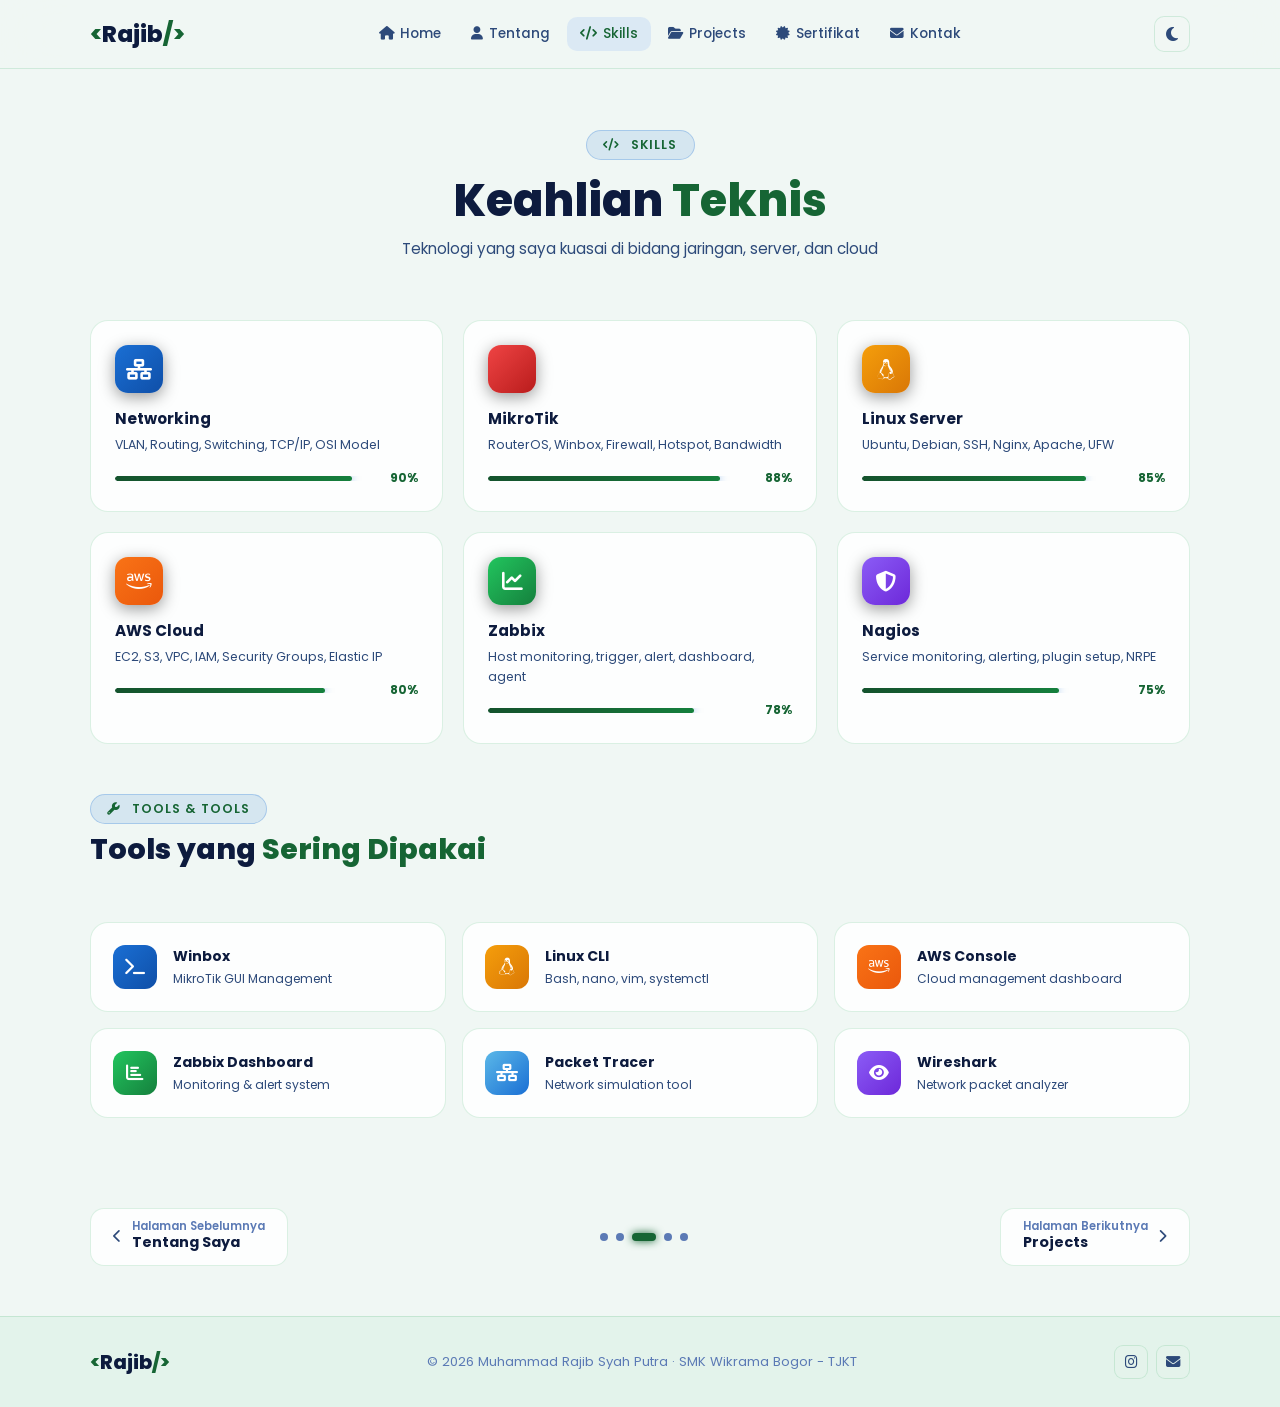
<file: skills.html>
<!DOCTYPE html>
<html lang="id">
<head>
    <meta charset="UTF-8">
    <meta name="viewport" content="width=device-width, initial-scale=1.0">
    <title>Rajib | Skills</title>
    <link rel="stylesheet" href="style.css">
    <link rel="stylesheet" href="https://cdnjs.cloudflare.com/ajax/libs/font-awesome/6.5.0/css/all.min.css">
</head>
<body>
<canvas id="starCanvas"></canvas>
<div id="pageOverlay"></div>

<nav class="navbar" id="navbar">
    <a class="logo" href="index.html" data-page>
        <span class="logo-bracket">&lt;</span>Rajib<span class="logo-bracket">/&gt;</span>
    </a>
    <ul class="nav-links" id="navLinks">
        <li><a class="nav-link" href="index.html" data-page><i class="fa-solid fa-house"></i> Home</a></li>
        <li><a class="nav-link" href="about.html" data-page><i class="fa-solid fa-user"></i> Tentang</a></li>
        <li><a class="nav-link active" href="skills.html"><i class="fa-solid fa-code"></i> Skills</a></li>
        <li><a class="nav-link" href="projects.html" data-page><i class="fa-solid fa-folder-open"></i> Projects</a></li>
        <li><a class="nav-link" href="certificates.html" data-page><i class="fa-solid fa-certificate"></i> Sertifikat</a></li>
        <li><a class="nav-link" href="contact.html" data-page><i class="fa-solid fa-envelope"></i> Kontak</a></li>
    </ul>
    <div class="navbar-right">
        <button id="themeToggle"><i class="fa-solid fa-moon"></i></button>
        <button class="hamburger" id="hamburger"><span></span><span></span><span></span></button>
    </div>
</nav>

<div class="page-wrapper">
    <div class="page-header reveal">
        <div class="page-tag"><i class="fa-solid fa-code"></i> &nbsp;Skills</div>
        <h1>Keahlian <span>Teknis</span></h1>
        <p>Teknologi yang saya kuasai di bidang jaringan, server, dan cloud</p>
    </div>

    <div class="section-content">
        <div class="skills-grid reveal">
            <div class="skill-card">
                <div class="skill-card-icon" style="background:linear-gradient(135deg,#1a6fd4,#0f4fa8);">
                    <i class="fa-solid fa-network-wired"></i>
                </div>
                <h4>Networking</h4>
                <p>VLAN, Routing, Switching, TCP/IP, OSI Model</p>
                <div class="skill-bar-wrap">
                    <div class="skill-bar"><div class="skill-fill" data-width="90"></div></div>
                    <span class="skill-pct">90%</span>
                </div>
            </div>
            <div class="skill-card">
                <div class="skill-card-icon" style="background:linear-gradient(135deg,#ef4444,#b91c1c);">
                    <i class="fa-solid fa-router"></i>
                </div>
                <h4>MikroTik</h4>
                <p>RouterOS, Winbox, Firewall, Hotspot, Bandwidth</p>
                <div class="skill-bar-wrap">
                    <div class="skill-bar"><div class="skill-fill" data-width="88"></div></div>
                    <span class="skill-pct">88%</span>
                </div>
            </div>
            <div class="skill-card">
                <div class="skill-card-icon" style="background:linear-gradient(135deg,#f59e0b,#d97706);">
                    <i class="fa-brands fa-linux"></i>
                </div>
                <h4>Linux Server</h4>
                <p>Ubuntu, Debian, SSH, Nginx, Apache, UFW</p>
                <div class="skill-bar-wrap">
                    <div class="skill-bar"><div class="skill-fill" data-width="85"></div></div>
                    <span class="skill-pct">85%</span>
                </div>
            </div>
            <div class="skill-card">
                <div class="skill-card-icon" style="background:linear-gradient(135deg,#f97316,#ea580c);">
                    <i class="fa-brands fa-aws"></i>
                </div>
                <h4>AWS Cloud</h4>
                <p>EC2, S3, VPC, IAM, Security Groups, Elastic IP</p>
                <div class="skill-bar-wrap">
                    <div class="skill-bar"><div class="skill-fill" data-width="80"></div></div>
                    <span class="skill-pct">80%</span>
                </div>
            </div>
            <div class="skill-card">
                <div class="skill-card-icon" style="background:linear-gradient(135deg,#22c55e,#15803d);">
                    <i class="fa-solid fa-chart-line"></i>
                </div>
                <h4>Zabbix</h4>
                <p>Host monitoring, trigger, alert, dashboard, agent</p>
                <div class="skill-bar-wrap">
                    <div class="skill-bar"><div class="skill-fill" data-width="78"></div></div>
                    <span class="skill-pct">78%</span>
                </div>
            </div>
            <div class="skill-card">
                <div class="skill-card-icon" style="background:linear-gradient(135deg,#8b5cf6,#6d28d9);">
                    <i class="fa-solid fa-shield-halved"></i>
                </div>
                <h4>Nagios</h4>
                <p>Service monitoring, alerting, plugin setup, NRPE</p>
                <div class="skill-bar-wrap">
                    <div class="skill-bar"><div class="skill-fill" data-width="75"></div></div>
                    <span class="skill-pct">75%</span>
                </div>
            </div>
        </div>

        <!-- Tools & Certifications -->
        <div class="cert-section reveal">
            <div class="page-header" style="text-align:left;padding:0 0 20px;">
                <div class="page-tag" style="margin-bottom:10px;"><i class="fa-solid fa-wrench"></i> &nbsp;Tools & Tools</div>
                <h1 style="font-size:1.8rem;">Tools yang <span>Sering Dipakai</span></h1>
            </div>
            <div class="cert-grid">
                <div class="cert-card">
                    <div class="cert-icon" style="background:linear-gradient(135deg,#1a6fd4,#0f4fa8);"><i class="fa-solid fa-terminal"></i></div>
                    <div><h4>Winbox</h4><p>MikroTik GUI Management</p></div>
                </div>
                <div class="cert-card">
                    <div class="cert-icon" style="background:linear-gradient(135deg,#f59e0b,#d97706);"><i class="fa-brands fa-linux"></i></div>
                    <div><h4>Linux CLI</h4><p>Bash, nano, vim, systemctl</p></div>
                </div>
                <div class="cert-card">
                    <div class="cert-icon" style="background:linear-gradient(135deg,#f97316,#ea580c);"><i class="fa-brands fa-aws"></i></div>
                    <div><h4>AWS Console</h4><p>Cloud management dashboard</p></div>
                </div>
                <div class="cert-card">
                    <div class="cert-icon" style="background:linear-gradient(135deg,#22c55e,#15803d);"><i class="fa-solid fa-chart-bar"></i></div>
                    <div><h4>Zabbix Dashboard</h4><p>Monitoring & alert system</p></div>
                </div>
                <div class="cert-card">
                    <div class="cert-icon" style="background:linear-gradient(135deg,#5bb8e8,#1a6fd4);"><i class="fa-solid fa-network-wired"></i></div>
                    <div><h4>Packet Tracer</h4><p>Network simulation tool</p></div>
                </div>
                <div class="cert-card">
                    <div class="cert-icon" style="background:linear-gradient(135deg,#8b5cf6,#6d28d9);"><i class="fa-solid fa-eye"></i></div>
                    <div><h4>Wireshark</h4><p>Network packet analyzer</p></div>
                </div>
            </div>
        </div>
    </div>

    <!-- PAGE NAV -->
    <div class="page-nav">
        <a href="about.html" class="page-nav-btn" data-page>
            <i class="fa-solid fa-chevron-left"></i>
            <div><span class="nav-label">Halaman Sebelumnya</span><span class="nav-title">Tentang Saya</span></div>
        </a>
        <div class="page-dots">
            <a href="index.html" class="page-dot" data-page title="Home"></a>
            <a href="about.html" class="page-dot" data-page title="Tentang"></a>
            <a href="skills.html" class="page-dot active" title="Skills"></a>
            <a href="projects.html" class="page-dot" data-page title="Projects"></a>
            <a href="contact.html" class="page-dot" data-page title="Kontak"></a>
        </div>
        <a href="projects.html" class="page-nav-btn" data-page>
            <div><span class="nav-label">Halaman Berikutnya</span><span class="nav-title">Projects</span></div>
            <i class="fa-solid fa-chevron-right"></i>
        </a>
    </div>

    <footer>
        <div class="footer-inner">
            <div class="footer-logo"><span class="logo-bracket">&lt;</span>Rajib<span class="logo-bracket">/&gt;</span></div>
            <p id="footerYear"></p>
            <div class="footer-social">
                <a href="https://www.instagram.com/boyzjiboyz77_/" target="_blank"><i class="fa-brands fa-instagram"></i></a>
                <a href="mailto:muhamadrajibsyahputra@smkwikrama.sch.id"><i class="fa-solid fa-envelope"></i></a>
            </div>
        </div>
    </footer>
</div>

<button class="back-to-top" id="backToTop"><i class="fa-solid fa-chevron-up"></i></button>
<script src="app.js"></script>
</body>
</html>
</file>
<file: style.css>
/* ==========================
   GOOGLE FONT
========================== */
@import url('https://fonts.googleapis.com/css2?family=Poppins:wght@300;400;500;600;700;800&display=swap');

/* ==========================
   CSS VARIABLES
========================== */
:root {
    --primary: #14532d;
    --primary-dark: #0f3d20;
    --secondary: #166534;
    --accent: #15803d;
    --red: #c0302a;
    --red-bright: #e84040;
    --dark: #f0f7f4;
    --dark-card: rgba(255, 255, 255, 0.85);
    --light: #0d1b3e;
    --gray: #2d4a7a;
    --gray-2: #5b7ab5;
    --border: rgba(22, 163, 74, 0.15);
    --glow: rgba(22, 163, 74, 0.3);
    --radius: 18px;
    --transition: 0.35s cubic-bezier(0.4,0,0.2,1);
}

* { margin:0; padding:0; box-sizing:border-box; font-family:'Poppins',sans-serif; }

/* ==========================
   CANVAS BG
========================== */
#starCanvas {
    position: fixed; top:0; left:0;
    width:100vw; height:100vh;
    z-index:0; pointer-events:none; display:block;
}

/* ==========================
   BODY
========================== */
body {
    background: #f0f7f4;
    color: var(--light);
    overflow-x: hidden;
    min-height: 100vh;
}

.navbar, .page-wrapper, footer, .back-to-top,
.page-nav, .page-dots { position:relative; z-index:1; }

/* ==========================
   PAGE TRANSITION
========================== */
#pageOverlay {
    position: fixed; inset:0;
    background: #071020;
    z-index: 9999;
    pointer-events: none;
    opacity: 0;
    transition: opacity 0.4s ease;
}
#pageOverlay.show { opacity:1; pointer-events:all; }

.page-wrapper {
    animation: pageEnter 0.55s ease both;
}
@keyframes pageEnter {
    from { opacity:0; transform:translateY(22px); }
    to   { opacity:1; transform:translateY(0); }
}

/* ==========================
   LIGHT MODE
========================== */
body.light-mode {
    --dark-card: rgba(255,255,255,0.92);
    --light: #0d1a2e; --gray:#3a5068; --gray-2:#5a7090;
    --border: rgba(0,0,0,0.09);
    background:#f0f5ff; color:#0d1a2e;
}
body.light-mode #starCanvas { display:none; }

/* ==========================
   SCROLLBAR
========================== */
/* ==========================
   SCROLLBAR
========================== */
#starCanvas { display: none !important; }
::-webkit-scrollbar{width:6px;}
::-webkit-scrollbar-track{background:#e8f5ed;}
::-webkit-scrollbar-thumb{background:var(--primary);border-radius:20px;}

/* ==========================
   NAVBAR
========================== */
.navbar {
    position:fixed; top:0; width:100%; z-index:1000;
    display:flex; justify-content:space-between; align-items:center;
    padding:16px 7%;
    backdrop-filter:blur(28px);
    background:rgba(240,247,244,0.92);
    border-bottom:1px solid var(--border);
    transition:var(--transition);
}
.navbar.scrolled {
    padding:11px 7%;
    background:rgba(240,247,244,0.98);
    box-shadow:0 4px 24px rgba(0,0,0,0.08);
}
.logo {
    font-size:1.45rem; font-weight:800;
    color:var(--light); text-decoration:none;
}
.logo-bracket{color:var(--secondary);}

.nav-links{display:flex;gap:4px;list-style:none;}
.nav-links a {
    color:var(--gray); text-decoration:none;
    font-weight:500; font-size:0.85rem;
    padding:7px 13px; border-radius:10px;
    transition:var(--transition);
    display:flex; align-items:center; gap:6px;
}
.nav-links a:hover{color:var(--light);background:rgba(79,142,247,0.15);}
.nav-link.active{color:var(--secondary);background:rgba(79,142,247,0.13);}

.navbar-right{display:flex;align-items:center;gap:10px;}

#themeToggle {
    background:rgba(255,255,255,0.06);
    border:1px solid var(--border);
    font-size:1rem; cursor:pointer; color:var(--gray);
    width:36px; height:36px; border-radius:10px;
    display:flex; align-items:center; justify-content:center;
    transition:var(--transition);
}
#themeToggle:hover{color:var(--secondary);}

.hamburger{display:none;flex-direction:column;gap:5px;background:none;border:none;cursor:pointer;padding:6px;}
.hamburger span{display:block;width:22px;height:2px;background:var(--gray);border-radius:2px;transition:var(--transition);}
.hamburger.open span:nth-child(1){transform:translateY(7px) rotate(45deg);}
.hamburger.open span:nth-child(2){opacity:0;}
.hamburger.open span:nth-child(3){transform:translateY(-7px) rotate(-45deg);}

/* ==========================
   PAGE WRAPPER
========================== */
.page-wrapper {
    padding-top: 80px;
    min-height: 100vh;
}

/* ==========================
   PAGE HEADER BANNER
========================== */
.page-header {
    text-align:center;
    padding: 50px 7% 20px;
}
.page-header .page-tag {
    display:inline-flex; align-items:center; gap:8px;
    background:rgba(26,111,212,0.12);
    border:1px solid rgba(26,111,212,0.25);
    padding:5px 16px; border-radius:50px;
    font-size:0.78rem; color:var(--secondary);
    font-weight:600; letter-spacing:0.08em;
    text-transform:uppercase; margin-bottom:16px;
}
.page-header h1 {
    font-size:2.8rem; font-weight:800; line-height:1.1;
    margin-bottom:12px;
}
.page-header h1 span{color:var(--secondary);}
.page-header p{color:var(--gray);font-size:0.95rem;}

/* ==========================
   SECTION CONTENT AREA
========================== */
.section-content {
    padding: 40px 7% 60px;
}

/* ==========================
   BUTTONS
========================== */
.btn {
    padding:12px 24px; border:none; border-radius:12px;
    cursor:pointer; font-weight:600; font-size:0.9rem;
    transition:var(--transition);
    display:inline-flex; align-items:center; gap:8px;
    text-decoration:none;
}
.btn-primary {
    background:linear-gradient(135deg,var(--primary),var(--primary-dark));
    color:white;
    box-shadow:0 4px 22px rgba(26,111,212,0.4);
}
.btn-primary:hover{transform:translateY(-3px);box-shadow:0 8px 32px rgba(26,111,212,0.6);}
.btn-secondary {
    background:rgba(26,111,212,0.1);
    border:1px solid rgba(26,111,212,0.35);
    color:var(--secondary);
}
.btn-secondary:hover{background:rgba(26,111,212,0.18);transform:translateY(-3px);}
.btn-outline {
    background:transparent; border:1px solid var(--border); color:var(--gray);
}
.btn-outline:hover{border-color:var(--secondary);color:var(--secondary);transform:translateY(-3px);}
.btn-full{width:100%;justify-content:center;}

/* ==========================
   CARDS (shared)
========================== */
.card {
    background:var(--dark-card);
    border:1px solid var(--border);
    border-radius:var(--radius);
    backdrop-filter:blur(14px);
    transition:var(--transition);
}
.card:hover {
    border-color:rgba(91,184,232,0.3);
    box-shadow:0 12px 48px rgba(0,0,0,0.5);
    transform:translateY(-5px);
}

/* ==========================
   PAGE NAV (prev/next)
========================== */
.page-nav {
    display:flex; justify-content:space-between; align-items:center;
    padding:30px 7% 50px;
    gap:16px;
}
.page-nav-btn {
    display:flex; align-items:center; gap:10px;
    padding:12px 22px; border-radius:14px;
    border:1px solid var(--border);
    background:var(--dark-card);
    color:var(--gray); text-decoration:none;
    font-size:0.85rem; font-weight:600;
    transition:var(--transition);
    backdrop-filter:blur(14px);
}
.page-nav-btn:hover{border-color:var(--secondary);color:var(--secondary);transform:translateY(-2px);}
.page-nav-btn.disabled{opacity:0.3;pointer-events:none;}

.page-nav-btn .nav-label{font-size:0.72rem;color:var(--gray-2);display:block;line-height:1;}
.page-nav-btn .nav-title{font-size:0.9rem;font-weight:700;color:var(--light);}

/* ==========================
   PAGE DOTS
========================== */
.page-dots {
    display:flex; gap:8px; justify-content:center;
    align-items:center;
}
.page-dot {
    width:8px; height:8px; border-radius:50%;
    background:var(--gray-2); cursor:pointer;
    transition:var(--transition); text-decoration:none;
}
.page-dot.active{background:var(--secondary);width:24px;border-radius:4px;box-shadow:0 0 8px var(--secondary);}
.page-dot:hover{background:var(--secondary);}

/* ==========================
   BACK TO TOP
========================== */
.back-to-top {
    position:fixed; bottom:28px; right:28px;
    width:42px; height:42px;
    background:linear-gradient(135deg,var(--primary),var(--primary-dark));
    color:white; border:none; border-radius:12px;
    cursor:pointer; font-size:1rem;
    display:flex; align-items:center; justify-content:center;
    box-shadow:0 4px 20px var(--glow);
    transition:var(--transition);
    opacity:0; pointer-events:none; transform:translateY(10px);
    z-index:999;
}
.back-to-top.visible{opacity:1;pointer-events:all;transform:translateY(0);}
.back-to-top:hover{transform:translateY(-3px);}

/* ==========================
   REVEAL ANIMATION
========================== */
.reveal{opacity:0;transform:translateY(35px);transition:opacity 0.65s ease,transform 0.65s ease;}
.reveal.active{opacity:1;transform:translateY(0);}

/* ============================================
   HOME PAGE
============================================ */
.hero {
    min-height:calc(100vh - 80px);
    display:flex; align-items:center; justify-content:space-between;
    padding:40px 7% 60px; position:relative; overflow:hidden;
}
.hero-bg{position:absolute;inset:0;pointer-events:none;z-index:0;}
.blob{position:absolute;border-radius:50%;filter:blur(110px);animation:blobFloat 10s ease-in-out infinite;}
.blob-1{width:650px;height:550px;background:radial-gradient(circle,rgba(22,163,74,0.12),transparent 70%);top:-180px;right:-80px;}
.blob-2{width:500px;height:400px;background:radial-gradient(circle,rgba(10,10,10,0.1),transparent 70%);bottom:-80px;left:-80px;animation-delay:-4s;}
.blob-3{width:360px;height:360px;background:radial-gradient(circle,rgba(22,163,74,0.08),transparent 70%);top:40%;left:38%;animation-delay:-7s;}
@keyframes blobFloat{0%,100%{transform:translate(0,0) scale(1);}33%{transform:translate(35px,-45px) scale(1.06);}66%{transform:translate(-25px,22px) scale(0.94);}}
.grid-overlay{position:absolute;inset:0;background-image:linear-gradient(rgba(79,142,247,0.035) 1px,transparent 1px),linear-gradient(90deg,rgba(79,142,247,0.035) 1px,transparent 1px);background-size:70px 70px;}

.hero-content{max-width:620px;z-index:1;}
.hero-badge{display:inline-flex;align-items:center;gap:8px;background:rgba(26,111,212,0.1);border:1px solid rgba(26,111,212,0.28);padding:6px 16px;border-radius:50px;font-size:0.8rem;color:var(--secondary);font-weight:500;margin-bottom:22px;}
.badge-dot{width:8px;height:8px;background:#22c55e;border-radius:50%;animation:pulse 2s infinite;box-shadow:0 0 6px #22c55e;}
@keyframes pulse{0%,100%{opacity:1;transform:scale(1);}50%{opacity:0.5;transform:scale(1.5);}}
.hero-content h1{font-size:3.6rem;line-height:1.1;font-weight:800;margin-bottom:14px;}
.gradient-text{background:linear-gradient(135deg,#4ade80,#86efac,#fbbf24);-webkit-background-clip:text;-webkit-text-fill-color:transparent;background-clip:text;}
.typing-wrapper{display:flex;align-items:center;font-size:1.05rem;font-weight:500;color:var(--gray);margin-bottom:18px;gap:4px;}
.typing-text{color:var(--secondary);font-weight:600;}
.cursor{color:var(--secondary);animation:blink 0.8s infinite;font-weight:300;text-shadow:0 0 8px var(--secondary);}
@keyframes blink{0%,100%{opacity:1;}50%{opacity:0;}}
.hero-desc{color:var(--gray);line-height:1.8;font-size:0.93rem;margin-bottom:30px;}
.hero-buttons{display:flex;flex-wrap:wrap;gap:12px;margin-bottom:28px;}
.hero-social{display:flex;gap:10px;}
.hero-social a{width:40px;height:40px;background:rgba(255,255,255,0.04);border:1px solid var(--border);border-radius:11px;display:flex;align-items:center;justify-content:center;color:var(--gray);font-size:1.05rem;text-decoration:none;transition:var(--transition);}
.hero-social a:hover{background:rgba(26,111,212,0.15);border-color:var(--secondary);color:var(--secondary);transform:translateY(-3px);}

/* ==========================
   PENDULUM / STRING PROFILE
========================== */
.pendulum-wrap {
    position: relative;
    display: flex;
    flex-direction: column;
    align-items: center;
    flex-shrink: 0;
    z-index: 1;
    width: 380px;
    /* extra top space for the string */
    padding-top: 110px;
}

#stringCanvas {
    position: absolute;
    top: 0; left: 50%;
    transform: translateX(-50%);
    width: 220px;
    height: 130px;
    pointer-events: none;
    z-index: 2;
    background: transparent;
    /* override the global fixed canvas */
    display: block !important;
    position: absolute !important;
}

.pendulum-bob {
    transform-origin: top center;
    z-index: 1;
    cursor: grab;
    user-select: none;
    will-change: transform;
}

.pendulum-bob:active { cursor: grabbing; }

/* Profile */
.profile-container{position:relative;display:flex;align-items:center;justify-content:center;flex-shrink:0;z-index:1;}
.profile-glow{position:absolute;width:370px;height:370px;background:radial-gradient(circle,rgba(26,111,212,0.3) 0%,rgba(192,48,42,0.1) 50%,transparent 70%);border-radius:50%;animation:glowPulse 3.5s ease-in-out infinite;}
@keyframes glowPulse{0%,100%{transform:scale(1);opacity:0.7;}50%{transform:scale(1.12);opacity:1;}}
.profile-ring-outer{position:absolute;width:350px;height:350px;border-radius:50%;border:2px solid transparent;background:linear-gradient(135deg,var(--primary),var(--secondary),var(--red-bright),var(--primary)) border-box;-webkit-mask:linear-gradient(#fff 0 0) padding-box,linear-gradient(#fff 0 0);-webkit-mask-composite:destination-out;mask-composite:exclude;animation:spinRing 9s linear infinite;}
.profile-ring-inner{position:absolute;width:320px;height:320px;border-radius:50%;border:1px dashed rgba(91,184,232,0.3);animation:spinRing 14s linear infinite reverse;}
@keyframes spinRing{from{transform:rotate(0deg);}to{transform:rotate(360deg);}}
.profile{width:275px;height:275px;border-radius:50%;object-fit:cover;object-position:top center;border:4px solid rgba(26,111,212,0.3);position:relative;z-index:1;background:#071020;box-shadow:0 0 40px rgba(15,79,168,0.5);}
.profile-badge{position:absolute;background:rgba(5,14,34,0.92);border:1px solid rgba(26,111,212,0.3);backdrop-filter:blur(16px);padding:7px 13px;border-radius:11px;font-size:0.76rem;font-weight:600;color:var(--secondary);display:flex;align-items:center;gap:6px;z-index:2;box-shadow:0 4px 20px rgba(0,0,0,0.5);white-space:nowrap;animation:badgeFloat 3.5s ease-in-out infinite;}
.top-badge{top:20px;right:-18px;animation-delay:0s;}
.bottom-badge{bottom:20px;left:-18px;animation-delay:-1.8s;}
@keyframes badgeFloat{0%,100%{transform:translateY(0);}50%{transform:translateY(-9px);}}

/* Menu cards on home */
.home-menu{display:grid;grid-template-columns:repeat(4,1fr);gap:18px;margin-top:60px;}
.menu-card{background:var(--dark-card);border:1px solid var(--border);border-radius:var(--radius);padding:28px 20px;text-align:center;text-decoration:none;color:var(--light);transition:var(--transition);backdrop-filter:blur(14px);position:relative;overflow:hidden;}
.menu-card::before{content:'';position:absolute;inset:0;background:linear-gradient(135deg,transparent,rgba(91,184,232,0.05));opacity:0;transition:var(--transition);}
.menu-card:hover{transform:translateY(-8px);border-color:rgba(91,184,232,0.4);box-shadow:0 16px 50px rgba(0,0,0,0.5),0 0 20px rgba(26,111,212,0.15);}
.menu-card:hover::before{opacity:1;}
.menu-card-icon{width:56px;height:56px;border-radius:16px;display:flex;align-items:center;justify-content:center;font-size:1.4rem;margin:0 auto 14px;transition:var(--transition);}
.menu-card:hover .menu-card-icon{transform:scale(1.1);}
.menu-card h3{font-size:1rem;font-weight:700;margin-bottom:6px;}
.menu-card p{color:var(--gray);font-size:0.78rem;line-height:1.5;}
.menu-card .arrow{position:absolute;bottom:16px;right:18px;color:var(--gray-2);font-size:0.85rem;transition:var(--transition);}
.menu-card:hover .arrow{color:var(--secondary);transform:translateX(3px);}

/* ============================================
   ABOUT PAGE
============================================ */
.about-grid{display:grid;grid-template-columns:1fr 1.4fr;gap:40px;align-items:start;margin-bottom:50px;}
.about-photo-wrap{position:relative;display:flex;flex-direction:column;align-items:center;gap:12px;}
.photo-tilt-card{position:relative;width:100%;max-width:320px;border-radius:24px;transform-style:preserve-3d;transform:perspective(800px) rotateX(0deg) rotateY(0deg);transition:box-shadow 0.15s ease;cursor:pointer;will-change:transform;box-shadow:0 12px 50px rgba(0,0,0,0.5);}
.photo-tilt-card:hover{box-shadow:0 24px 80px rgba(0,0,0,0.7),0 0 30px rgba(74,222,128,0.2);}
.about-photo{width:100%;max-width:320px;border-radius:24px;object-fit:cover;object-position:top center;border:3px solid rgba(74,222,128,0.2);aspect-ratio:3/4;display:block;pointer-events:none;}
.photo-shine{position:absolute;inset:0;border-radius:24px;pointer-events:none;opacity:0;transition:opacity 0.2s;mix-blend-mode:overlay;}
.photo-tilt-card:hover .photo-shine{opacity:1;}
.photo-glare{position:absolute;inset:0;border-radius:24px;background:linear-gradient(135deg,rgba(255,255,255,0.05) 0%,transparent 50%);pointer-events:none;}
.about-photo-ring{position:absolute;inset:-12px;border-radius:28px;border:2px dashed rgba(74,222,128,0.2);animation:spinRing 20s linear infinite;}
.photo-hint{font-size:0.72rem;color:var(--gray-2);display:flex;align-items:center;gap:5px;opacity:0.7;}
.about-info h2{font-size:2rem;font-weight:800;margin-bottom:8px;}
.about-info h2 span{color:var(--secondary);}
.about-info .tagline{color:var(--secondary);font-size:0.9rem;font-weight:600;margin-bottom:18px;}
.about-info p{color:var(--gray);line-height:1.85;font-size:0.92rem;margin-bottom:20px;}
.about-tags{display:flex;flex-wrap:wrap;gap:8px;margin-bottom:28px;}
.about-tag{background:rgba(26,111,212,0.1);border:1px solid rgba(26,111,212,0.22);color:var(--secondary);padding:5px 13px;border-radius:8px;font-size:0.78rem;font-weight:600;}
.about-cards{display:grid;grid-template-columns:repeat(3,1fr);gap:16px;}
.about-card{background:var(--dark-card);border:1px solid var(--border);border-radius:var(--radius);padding:24px 20px;text-align:center;transition:var(--transition);backdrop-filter:blur(14px);}
.about-card:hover{transform:translateY(-5px);border-color:rgba(91,184,232,0.3);}
.about-card-icon{width:52px;height:52px;background:rgba(26,111,212,0.1);border:1px solid rgba(26,111,212,0.18);border-radius:14px;display:flex;align-items:center;justify-content:center;font-size:1.4rem;color:var(--secondary);margin:0 auto 14px;}
.about-card h3{font-size:0.95rem;font-weight:700;margin-bottom:8px;}
.about-card p{color:var(--gray);font-size:0.82rem;line-height:1.7;}
.about-highlight{background:rgba(34,197,94,0.1);color:#4ade80;padding:2px 10px;border-radius:20px;font-size:0.78rem;font-weight:600;display:inline-block;margin-top:6px;border:1px solid rgba(34,197,94,0.2);}

/* Stats */
.stats-grid{display:grid;grid-template-columns:repeat(4,1fr);gap:16px;margin-top:40px;}
.stat-card{background:var(--dark-card);border:1px solid var(--border);padding:28px 16px;text-align:center;border-radius:var(--radius);transition:var(--transition);position:relative;overflow:hidden;backdrop-filter:blur(14px);}
.stat-card::before{content:'';position:absolute;top:0;left:0;right:0;height:2px;background:linear-gradient(90deg,var(--primary),var(--secondary),#e84040);opacity:0;transition:var(--transition);}
.stat-card:hover{transform:translateY(-5px);}
.stat-card:hover::before{opacity:1;}
.stat-icon{font-size:1.4rem;color:var(--secondary);margin-bottom:10px;opacity:0.7;}
.counter{font-size:2.2rem;color:var(--secondary);font-weight:800;display:block;text-shadow:0 0 20px rgba(91,184,232,0.5);}
.stat-card p{color:var(--gray);font-size:0.82rem;margin-top:5px;}

/* ============================================
   SKILLS PAGE
============================================ */
.skills-grid{display:grid;grid-template-columns:repeat(3,1fr);gap:20px;}
.skill-card{background:var(--dark-card);border:1px solid var(--border);border-radius:var(--radius);padding:24px;transition:var(--transition);backdrop-filter:blur(14px);}
.skill-card:hover{transform:translateY(-5px);border-color:rgba(91,184,232,0.3);box-shadow:0 12px 40px rgba(0,0,0,0.45);}
.skill-card-icon{width:48px;height:48px;border-radius:13px;display:flex;align-items:center;justify-content:center;font-size:1.3rem;color:white;margin-bottom:14px;box-shadow:0 4px 16px rgba(0,0,0,0.4);}
.skill-card h4{font-size:0.95rem;font-weight:700;margin-bottom:5px;}
.skill-card p{color:var(--gray);font-size:0.78rem;line-height:1.6;margin-bottom:14px;}
.skill-bar-wrap{display:flex;align-items:center;gap:10px;}
.skill-bar{flex:1;height:5px;background:rgba(255,255,255,0.05);border-radius:50px;overflow:hidden;}
.skill-fill{height:100%;background:linear-gradient(90deg,var(--primary),var(--secondary),var(--accent));border-radius:50px;width:0%;transition:width 1.5s cubic-bezier(0.4,0,0.2,1);box-shadow:0 0 8px rgba(26,111,212,0.6);}
.skill-pct{font-size:0.76rem;font-weight:700;color:var(--secondary);min-width:30px;text-align:right;}

/* Cert section */
.cert-section{margin-top:50px;}
.cert-grid{display:grid;grid-template-columns:repeat(3,1fr);gap:16px;margin-top:24px;}
.cert-card{background:var(--dark-card);border:1px solid var(--border);border-radius:var(--radius);padding:22px;display:flex;align-items:center;gap:16px;transition:var(--transition);backdrop-filter:blur(14px);}
.cert-card:hover{transform:translateX(6px);border-color:rgba(91,184,232,0.3);}
.cert-icon{width:44px;height:44px;border-radius:12px;display:flex;align-items:center;justify-content:center;font-size:1.1rem;color:white;flex-shrink:0;}
.cert-card h4{font-size:0.88rem;font-weight:700;margin-bottom:3px;}
.cert-card p{color:var(--gray);font-size:0.76rem;}

/* ============================================
   PROJECTS PAGE
============================================ */
.projects-filter{display:flex;gap:8px;justify-content:center;flex-wrap:wrap;margin-bottom:40px;}
.filter-btn{padding:8px 18px;border-radius:10px;border:1px solid var(--border);background:transparent;color:var(--gray);font-size:0.82rem;font-weight:600;cursor:pointer;transition:var(--transition);font-family:'Poppins',sans-serif;}
.filter-btn.active,.filter-btn:hover{background:rgba(26,111,212,0.15);border-color:rgba(91,184,232,0.3);color:var(--secondary);}
.projects-grid{display:grid;grid-template-columns:repeat(3,1fr);gap:20px;}
.project-card{background:var(--dark-card);border:1px solid var(--border);border-radius:var(--radius);padding:24px;transition:var(--transition);cursor:pointer;display:flex;flex-direction:column;gap:12px;backdrop-filter:blur(14px);}
.project-card:hover{transform:translateY(-7px);border-color:rgba(91,184,232,0.35);box-shadow:0 18px 55px rgba(0,0,0,0.5);}
.project-header{display:flex;justify-content:space-between;align-items:flex-start;}
.project-icon{width:48px;height:48px;border-radius:13px;display:flex;align-items:center;justify-content:center;font-size:1.2rem;color:white;box-shadow:0 4px 14px rgba(0,0,0,0.4);}
.project-links a{color:var(--gray-2);font-size:0.95rem;text-decoration:none;transition:var(--transition);padding:4px;}
.project-links a:hover{color:var(--secondary);}
.project-card h3{font-size:0.95rem;font-weight:700;line-height:1.4;}
.project-card p{color:var(--gray);font-size:0.82rem;line-height:1.7;flex:1;}
.project-tags{display:flex;flex-wrap:wrap;gap:5px;}
.tag{background:rgba(26,111,212,0.1);border:1px solid rgba(26,111,212,0.18);color:var(--secondary);padding:3px 10px;border-radius:6px;font-size:0.7rem;font-weight:600;}
.project-card-cta{background:rgba(26,111,212,0.04);border:2px dashed rgba(26,111,212,0.18);justify-content:center;align-items:center;text-align:center;}
.project-card-cta:hover{border-color:rgba(91,184,232,0.45);}
.cta-content i{font-size:1.8rem;color:rgba(91,184,232,0.35);margin-bottom:10px;display:block;}
.cta-content h3{color:var(--gray);}
.cta-content p{color:var(--gray-2);font-size:0.82rem;}

/* ============================================
   CONTACT PAGE
============================================ */
.contact-wrapper{display:grid;grid-template-columns:1fr 1.3fr;gap:36px;align-items:start;}
.contact-info{display:flex;flex-direction:column;gap:14px;}
.contact-item{display:flex;align-items:flex-start;gap:14px;background:var(--dark-card);border:1px solid var(--border);border-radius:var(--radius);padding:18px;transition:var(--transition);backdrop-filter:blur(14px);}
.contact-item:hover{border-color:rgba(91,184,232,0.28);transform:translateX(4px);}
.contact-icon{width:42px;height:42px;background:rgba(26,111,212,0.1);border:1px solid rgba(26,111,212,0.18);border-radius:11px;display:flex;align-items:center;justify-content:center;font-size:1rem;color:var(--secondary);flex-shrink:0;}
.contact-item>div{display:flex;flex-direction:column;gap:3px;}
.contact-label{font-size:0.72rem;color:var(--gray-2);font-weight:500;text-transform:uppercase;letter-spacing:0.05em;}
.contact-item a,.contact-item span{color:var(--light);text-decoration:none;font-size:0.85rem;font-weight:500;transition:var(--transition);word-break:break-all;}
.contact-item a:hover{color:var(--secondary);}
.contact-form{background:var(--dark-card);border:1px solid var(--border);border-radius:var(--radius);padding:28px;display:flex;flex-direction:column;gap:18px;backdrop-filter:blur(14px);}
.form-group{display:flex;flex-direction:column;gap:7px;}
.form-group label{font-size:0.82rem;font-weight:600;color:var(--gray);}
.form-group input,.form-group textarea{background:rgba(255,255,255,0.03);border:1px solid var(--border);border-radius:11px;padding:11px 15px;color:var(--light);font-size:0.88rem;font-family:'Poppins',sans-serif;transition:var(--transition);outline:none;resize:none;}
.form-group input:focus,.form-group textarea:focus{border-color:var(--primary);background:rgba(26,111,212,0.05);box-shadow:0 0 0 3px rgba(26,111,212,0.12);}

/* Social links on contact page */
.social-links{display:grid;grid-template-columns:repeat(3,1fr);gap:12px;margin-top:20px;}
.social-link{display:flex;align-items:center;gap:12px;padding:14px 16px;background:var(--dark-card);border:1px solid var(--border);border-radius:var(--radius);color:var(--gray);text-decoration:none;transition:var(--transition);backdrop-filter:blur(14px);}
.social-link:hover{border-color:rgba(91,184,232,0.3);color:var(--secondary);transform:translateY(-3px);}
.social-link i{font-size:1.2rem;}
.social-link span{font-size:0.82rem;font-weight:600;}

/* ============================================
   FOOTER
============================================ */
footer{padding:28px 7%;border-top:1px solid var(--border);background:rgba(224,242,233,0.8);backdrop-filter:blur(20px);position:relative;z-index:1;}
.footer-inner{display:flex;align-items:center;justify-content:space-between;flex-wrap:wrap;gap:16px;}
.footer-logo{font-size:1.2rem;font-weight:800;color:var(--light);}
footer p{color:var(--gray-2);font-size:0.82rem;}
.footer-social{display:flex;gap:8px;}
.footer-social a{width:34px;height:34px;background:rgba(255,255,255,0.04);border:1px solid var(--border);border-radius:9px;display:flex;align-items:center;justify-content:center;color:var(--gray);font-size:0.9rem;text-decoration:none;transition:var(--transition);}
.footer-social a:hover{color:var(--secondary);border-color:var(--secondary);transform:translateY(-2px);}

/* ============================================
   RESPONSIVE
============================================ */
@media(max-width:1024px){
    .about-grid{
        grid-template-columns:1fr;
        /* foto di atas, info di bawah */
    }
    .about-photo-wrap{
        display:flex;
        justify-content:center;
        margin-bottom:20px;
        order: -1; /* pastikan foto muncul duluan */
    }
    .photo-tilt-card{
        max-width:260px;
    }
}
@media(max-width:900px){
    .hero{flex-direction:column-reverse;text-align:center;gap:40px;padding-top:20px;}
    .hero-content h1{font-size:2.6rem;}
    .hero-buttons,.hero-social{justify-content:center;}
    .typing-wrapper{justify-content:center;}
    .profile{width:200px;height:200px;}
    .profile-glow{width:260px;height:260px;}
    .profile-ring-outer{width:248px;height:248px;}
    .profile-ring-inner{width:228px;height:228px;}
    .stats-grid{grid-template-columns:repeat(2,1fr);}
    .contact-wrapper{grid-template-columns:1fr;}
    .footer-inner{flex-direction:column;align-items:center;text-align:center;}
    .nav-links{position:fixed;top:66px;left:0;right:0;background:rgba(2,4,14,0.97);backdrop-filter:blur(28px);flex-direction:column;align-items:center;padding:20px 0;gap:4px;border-bottom:1px solid var(--border);transform:translateY(-120%);opacity:0;transition:var(--transition);pointer-events:none;}
    .nav-links.open{transform:translateY(0);opacity:1;pointer-events:all;}
    .hamburger{display:flex;}
}
@media(max-width:600px){
    .page-wrapper{padding-top:66px;}
    .navbar{padding:14px 5%;}
    .page-header h1{font-size:2rem;}
    .section-content{padding:24px 5% 48px;}
    .projects-grid,.skills-grid,.about-cards{grid-template-columns:1fr;}
    .home-menu{grid-template-columns:1fr;}
    .stats-grid{grid-template-columns:1fr 1fr;}
    .social-links{grid-template-columns:1fr;}
    .cert-grid{grid-template-columns:1fr;}
    .page-nav{flex-direction:column;}
}

/* Google Drive button on project cards */
.project-drive-btn {
    display: inline-flex;
    align-items: center;
    gap: 7px;
    padding: 7px 14px;
    border-radius: 8px;
    background: rgba(66,133,244,0.1);
    border: 1px solid rgba(66,133,244,0.25);
    color: #7eb8ff;
    text-decoration: none;
    font-size: 0.76rem;
    font-weight: 600;
    transition: var(--transition);
    margin-top: 2px;
    width: fit-content;
}
.project-drive-btn:hover {
    background: rgba(66,133,244,0.2);
    border-color: rgba(66,133,244,0.5);
    transform: translateY(-2px);
    color: #fff;
}

/* ============================================
   CERTIFICATES PAGE
============================================ */
.cert-stats {
    display: flex;
    align-items: center;
    justify-content: center;
    gap: 32px;
    padding: 24px 32px;
    background: var(--dark-card);
    border: 1px solid var(--border);
    border-radius: var(--radius);
    backdrop-filter: blur(14px);
    margin-bottom: 40px;
    width: fit-content;
    margin-left: auto;
    margin-right: auto;
}
.cert-stat-item {
    display: flex;
    flex-direction: column;
    align-items: center;
    gap: 4px;
}
.cert-stat-item > i {
    font-size: 1.2rem;
    color: var(--secondary);
    margin-bottom: 4px;
}
.cert-stat-num {
    font-size: 1.6rem;
    font-weight: 800;
    color: var(--secondary);
    line-height: 1;
}
.cert-stat-label {
    font-size: 0.72rem;
    color: var(--gray-2);
    font-weight: 500;
}
.cert-stat-div {
    width: 1px;
    height: 40px;
    background: var(--border);
}

.cert-cards-grid {
    display: grid;
    grid-template-columns: repeat(4, 1fr);
    gap: 24px;
    margin-bottom: 32px;
}

.cert-full-card {
    background: var(--dark-card);
    border: 1px solid var(--border);
    border-radius: var(--radius);
    overflow: hidden;
    transition: var(--transition);
    backdrop-filter: blur(14px);
}
.cert-full-card:hover {
    transform: translateY(-6px);
    border-color: rgba(74,222,128,0.3);
    box-shadow: 0 16px 50px rgba(0,0,0,0.5);
}

.cert-card-top {
    position: relative;
    height: 110px;
    display: flex;
    align-items: center;
    justify-content: center;
    font-size: 2.8rem;
    color: rgba(255,255,255,0.9);
}
.cert-badge-label {
    position: absolute;
    top: 12px; right: 12px;
    background: rgba(0,0,0,0.3);
    color: white;
    font-size: 0.68rem;
    font-weight: 700;
    padding: 3px 10px;
    border-radius: 20px;
    letter-spacing: 0.06em;
    text-transform: uppercase;
}

.cert-card-body {
    padding: 22px;
    display: flex;
    flex-direction: column;
    gap: 10px;
}
.cert-issuer {
    font-size: 0.75rem;
    color: var(--gray-2);
    font-weight: 600;
    display: flex;
    align-items: center;
    gap: 6px;
}
.cert-card-body h3 {
    font-size: 1rem;
    font-weight: 700;
    line-height: 1.3;
}
.cert-card-body p {
    color: var(--gray);
    font-size: 0.8rem;
    line-height: 1.7;
}
.cert-meta {
    display: flex;
    gap: 14px;
    flex-wrap: wrap;
}
.cert-meta span {
    font-size: 0.72rem;
    color: var(--gray-2);
    display: flex;
    align-items: center;
    gap: 5px;
}
.cert-btn {
    display: inline-flex;
    align-items: center;
    gap: 7px;
    padding: 9px 16px;
    border-radius: 10px;
    background: rgba(74,222,128,0.08);
    border: 1px solid rgba(74,222,128,0.2);
    color: var(--secondary);
    text-decoration: none;
    font-size: 0.78rem;
    font-weight: 600;
    transition: var(--transition);
    width: fit-content;
    margin-top: 4px;
}
.cert-btn:hover {
    background: rgba(74,222,128,0.18);
    border-color: rgba(74,222,128,0.4);
    transform: translateY(-2px);
}

.cert-note {
    display: flex;
    align-items: flex-start;
    gap: 12px;
    padding: 16px 20px;
    background: rgba(74,222,128,0.04);
    border: 1px solid rgba(74,222,128,0.12);
    border-radius: 12px;
    color: var(--gray);
    font-size: 0.82rem;
    line-height: 1.6;
}
.cert-note i { color: var(--secondary); margin-top: 2px; flex-shrink: 0; }
.cert-note a { color: var(--secondary); text-decoration: none; font-weight: 600; }
.cert-note a:hover { text-decoration: underline; }

@media (max-width: 1024px) {
    .cert-cards-grid { grid-template-columns: repeat(2, 1fr); }
}

/* ============================================
   CERTIFICATE CARDS — clickable
============================================ */
.cert-clickable {
    text-decoration: none;
    color: var(--light);
    display: flex;
    flex-direction: column;
    cursor: pointer;
}
.cert-view-hint {
    position: absolute;
    bottom: 12px; right: 14px;
    background: rgba(0,0,0,0.35);
    color: white;
    font-size: 0.7rem;
    font-weight: 600;
    padding: 4px 10px;
    border-radius: 20px;
    display: flex;
    align-items: center;
    gap: 5px;
    opacity: 0;
    transition: opacity 0.25s;
}
.cert-clickable:hover .cert-view-hint { opacity: 1; }
.cert-enter-btn {
    display: flex;
    align-items: center;
    gap: 8px;
    font-size: 0.78rem;
    font-weight: 600;
    color: var(--secondary);
    margin-top: 6px;
    transition: gap 0.2s;
}
.cert-clickable:hover .cert-enter-btn { gap: 12px; }
.cert-clickable:hover {
    border-color: rgba(74,222,128,0.35);
    transform: translateY(-7px);
    box-shadow: 0 20px 60px rgba(0,0,0,0.55);
}

/* ============================================
   CERTIFICATE DETAIL PAGE
============================================ */
.cert-back-btn {
    display: inline-flex;
    align-items: center;
    gap: 8px;
    color: var(--gray);
    text-decoration: none;
    font-size: 0.85rem;
    font-weight: 600;
    padding: 8px 16px;
    border-radius: 10px;
    border: 1px solid var(--border);
    background: var(--dark-card);
    transition: var(--transition);
    margin-bottom: 36px;
    backdrop-filter: blur(14px);
}
.cert-back-btn:hover {
    color: var(--secondary);
    border-color: rgba(74,222,128,0.3);
    transform: translateX(-3px);
}

.cert-detail-wrap {
    display: grid;
    grid-template-columns: 1.1fr 1fr;
    gap: 48px;
    align-items: start;
    margin-bottom: 60px;
}

.cert-detail-img-wrap {
    position: relative;
    display: flex;
    flex-direction: column;
    gap: 12px;
}
.cert-detail-img-bg {
    position: absolute;
    inset: -20px;
    border-radius: 28px;
    filter: blur(60px);
    opacity: 0.15;
    z-index: 0;
}
.cert-detail-img {
    width: 100%;
    border-radius: 20px;
    border: 2px solid rgba(255,255,255,0.08);
    box-shadow: 0 20px 80px rgba(0,0,0,0.7);
    position: relative;
    z-index: 1;
    background: #111;
    min-height: 200px;
    object-fit: contain;
}
.cert-download-btn {
    display: inline-flex;
    align-items: center;
    justify-content: center;
    gap: 8px;
    padding: 10px 18px;
    border-radius: 12px;
    background: rgba(255,255,255,0.05);
    border: 1px solid rgba(255,255,255,0.08);
    color: var(--gray);
    text-decoration: none;
    font-size: 0.8rem;
    font-weight: 600;
    transition: var(--transition);
    position: relative;
    z-index: 1;
}
.cert-download-btn:hover {
    background: rgba(74,222,128,0.1);
    border-color: rgba(74,222,128,0.3);
    color: var(--secondary);
}

.cert-detail-info {
    display: flex;
    flex-direction: column;
    gap: 18px;
}
.cert-detail-cat {
    display: inline-flex;
    align-items: center;
    gap: 7px;
    padding: 5px 14px;
    border-radius: 50px;
    font-size: 0.76rem;
    font-weight: 700;
    color: white;
    text-transform: uppercase;
    letter-spacing: 0.06em;
}
.cert-detail-issuer {
    display: flex;
    align-items: center;
    gap: 7px;
    color: var(--gray-2);
    font-size: 0.82rem;
    font-weight: 600;
}
.cert-detail-title {
    font-size: 2rem;
    font-weight: 800;
    line-height: 1.2;
    margin: 0;
}
.cert-detail-desc {
    color: var(--gray);
    font-size: 0.88rem;
    line-height: 1.8;
}
.cert-detail-meta {
    display: flex;
    gap: 16px;
    flex-wrap: wrap;
    padding: 14px 18px;
    background: var(--dark-card);
    border: 1px solid var(--border);
    border-radius: 14px;
    backdrop-filter: blur(14px);
}
.cert-detail-meta span {
    display: flex;
    align-items: center;
    gap: 6px;
    font-size: 0.78rem;
    color: var(--gray-2);
    font-weight: 500;
}
.cert-skills-label {
    font-size: 0.72rem;
    font-weight: 700;
    color: var(--gray-2);
    text-transform: uppercase;
    letter-spacing: 0.08em;
    margin-bottom: 10px;
}
.cert-skills-tags {
    display: flex;
    flex-wrap: wrap;
    gap: 8px;
}
.cert-skill-tag {
    background: rgba(74,222,128,0.08);
    border: 1px solid rgba(74,222,128,0.18);
    color: var(--secondary);
    padding: 5px 12px;
    border-radius: 8px;
    font-size: 0.76rem;
    font-weight: 600;
}
.cert-detail-actions {
    display: flex;
    gap: 12px;
    flex-wrap: wrap;
}

/* Other certs section */
.cert-other { margin-top: 20px; }
.cert-other-title {
    font-size: 1.1rem;
    font-weight: 700;
    margin-bottom: 16px;
    color: var(--gray);
}
.cert-other-grid {
    display: flex;
    flex-direction: column;
    gap: 10px;
}
.cert-other-card {
    display: flex;
    align-items: center;
    gap: 14px;
    padding: 14px 18px;
    background: var(--dark-card);
    border: 1px solid var(--border);
    border-radius: 14px;
    text-decoration: none;
    color: var(--light);
    transition: var(--transition);
    backdrop-filter: blur(14px);
}
.cert-other-card:hover {
    border-color: rgba(74,222,128,0.28);
    transform: translateX(5px);
}
.cert-other-icon {
    width: 42px; height: 42px;
    border-radius: 11px;
    display: flex; align-items: center; justify-content: center;
    font-size: 1.1rem; color: white; flex-shrink: 0;
}
.cert-other-name { font-size: 0.88rem; font-weight: 700; }
.cert-other-issuer { font-size: 0.74rem; color: var(--gray-2); margin-top: 2px; }
.cert-other-arrow { margin-left: auto; color: var(--gray-2); font-size: 0.8rem; transition: var(--transition); }
.cert-other-card:hover .cert-other-arrow { color: var(--secondary); transform: translateX(3px); }

@media (max-width: 900px) {
    .cert-detail-wrap { grid-template-columns: 1fr; }
}

@media (max-width: 1024px) {
    .cert-cards-grid { grid-template-columns: repeat(2, 1fr); }
}
@media (max-width: 600px) {
    .cert-cards-grid { grid-template-columns: 1fr; }
    .cert-stats { flex-wrap: wrap; gap: 20px; }
}
</file>
<file: home.css>
/* ═══════════════════════════════════
   HOME PAGE — PREMIUM STYLES
   Dark starfield · Aurora · Glassmorphism
═══════════════════════════════════ */

/* ── Custom Cursor ── */
#cursor-dot {
    width: 8px; height: 8px;
    background: #4ade80;
    border-radius: 50%;
    position: fixed;
    pointer-events: none;
    z-index: 99999;
    transform: translate(-50%,-50%);
    transition: transform 0.08s ease, background 0.2s;
    mix-blend-mode: screen;
}
#cursor-ring {
    width: 36px; height: 36px;
    border: 1.5px solid rgba(74,222,128,0.5);
    border-radius: 50%;
    position: fixed;
    pointer-events: none;
    z-index: 99998;
    transform: translate(-50%,-50%);
    transition: transform 0.18s ease, width 0.2s, height 0.2s, border-color 0.2s;
}
body:has(a:hover) #cursor-ring,
body:has(button:hover) #cursor-ring {
    width: 52px; height: 52px;
    border-color: rgba(74,222,128,0.9);
}

/* ── Hero ── */
.hero {
    min-height: 100vh;
    display: flex;
    align-items: center;
    justify-content: center;
    padding: 100px 7% 60px;
    position: relative;
    overflow: hidden;
}

.hero-bg { position: absolute; inset: 0; pointer-events: none; z-index: 0; }

/* Aurora layers */
.aurora {
    position: absolute;
    border-radius: 50%;
    filter: blur(80px);
    animation: auroraMove 12s ease-in-out infinite;
}
.aurora-1 {
    width: 700px; height: 500px;
    background: radial-gradient(ellipse, rgba(22,163,74,0.18), transparent 70%);
    top: -100px; right: -80px;
    animation-delay: 0s;
}
.aurora-2 {
    width: 500px; height: 400px;
    background: radial-gradient(ellipse, rgba(134,239,172,0.15), transparent 70%);
    bottom: -50px; left: -60px;
    animation-delay: -4s;
}
.aurora-3 {
    width: 400px; height: 350px;
    background: radial-gradient(ellipse, rgba(16,185,129,0.12), transparent 70%);
    top: 40%; left: 35%;
    animation-delay: -8s;
}
@keyframes auroraMove {
    0%,100% { transform: translate(0,0) scale(1) rotate(0deg); }
    25% { transform: translate(40px,-50px) scale(1.1) rotate(5deg); }
    50% { transform: translate(-30px,30px) scale(0.95) rotate(-3deg); }
    75% { transform: translate(20px,40px) scale(1.05) rotate(4deg); }
}

.grid-overlay {
    position: absolute; inset: 0;
    background-image:
        linear-gradient(rgba(74,222,128,0.025) 1px, transparent 1px),
        linear-gradient(90deg, rgba(74,222,128,0.025) 1px, transparent 1px);
    background-size: 60px 60px;
}

/* ── Hero Content ── */
.hero-content {
    max-width: 700px;
    z-index: 1;
    display: flex;
    flex-direction: column;
    gap: 20px;
    align-items: center;
    text-align: center;
}

.hero-status {
    display: inline-flex;
    align-items: center;
    gap: 8px;
    background: rgba(20,83,45,0.1);
    border: 1px solid rgba(20,83,45,0.25);
    padding: 5px 14px;
    border-radius: 50px;
    font-size: 0.78rem;
    color: #14532d;
    font-weight: 500;
    width: fit-content;
}
.status-dot {
    width: 7px; height: 7px;
    background: #4ade80;
    border-radius: 50%;
    animation: pulse 2s infinite;
    box-shadow: 0 0 8px #4ade80;
}

.hero-title {
    display: flex;
    flex-direction: column;
    gap: 2px;
    line-height: 1.05;
    margin: 0;
}
.title-line {
    font-family: 'Space Grotesk', sans-serif;
    font-size: 1.4rem;
    font-weight: 500;
    color: rgba(13,27,62,0.5);
    letter-spacing: 0.02em;
}
.title-name {
    font-family: 'Space Grotesk', sans-serif;
    font-size: 3.4rem;
    font-weight: 700;
    letter-spacing: -1px;
    line-height: 1;
}
.gradient-text {
    background: linear-gradient(135deg, #14532d 0%, #166534 40%, #15803d 70%, #14532d 100%);
    -webkit-background-clip: text;
    -webkit-text-fill-color: transparent;
    background-clip: text;
    background-size: 200% 200%;
    animation: gradientShift 4s ease infinite;
}
@keyframes gradientShift {
    0%,100% { background-position: 0% 50%; }
    50% { background-position: 100% 50%; }
}

.typing-wrapper {
    display: flex;
    align-items: center;
    gap: 4px;
    font-size: 1rem;
    color: rgba(13,27,62,0.5);
    font-weight: 400;
}
.typing-prefix { font-size: 0.95rem; }
.typing-text { color: #14532d; font-weight: 600; font-size: 0.95rem; }
.cursor { color: #14532d; animation: blink 0.8s infinite; }
@keyframes blink { 0%,100%{opacity:1} 50%{opacity:0} }

.hero-desc {
    color: rgba(13,27,62,0.55);
    font-size: 0.9rem;
    line-height: 1.8;
    max-width: 480px;
}

/* ── Action Buttons ── */
.hero-actions {
    display: flex;
    align-items: center;
    gap: 12px;
    flex-wrap: wrap;
}

.btn-glow {
    position: relative;
    display: inline-flex;
    border-radius: 14px;
    overflow: hidden;
    text-decoration: none;
}
.btn-glow::before {
    content: '';
    position: absolute;
    inset: -2px;
    background: linear-gradient(135deg, #4ade80, #16a34a, #22c55e, #4ade80);
    background-size: 300% 300%;
    border-radius: 16px;
    animation: borderSpin 3s linear infinite;
    z-index: 0;
}
@keyframes borderSpin {
    0% { background-position: 0% 50%; }
    50% { background-position: 100% 50%; }
    100% { background-position: 0% 50%; }
}
.btn-glow-inner {
    position: relative;
    z-index: 1;
    background: #ffffff;
    color: #16a34a;
    font-weight: 700;
    font-size: 0.88rem;
    padding: 12px 26px;
    border-radius: 13px;
    display: flex;
    align-items: center;
    gap: 8px;
    transition: background 0.2s;
}
.btn-glow:hover .btn-glow-inner {
    background: rgba(22,163,74,0.1);
    color: #15803d;
}

.btn-ghost {
    display: inline-flex;
    align-items: center;
    gap: 8px;
    padding: 12px 22px;
    border-radius: 14px;
    border: 1px solid rgba(22,163,74,0.25);
    background: rgba(22,163,74,0.06);
    color: #15803d;
    text-decoration: none;
    font-weight: 600;
    font-size: 0.88rem;
    transition: all 0.25s ease;
}
.btn-ghost:hover {
    border-color: rgba(22,163,74,0.5);
    background: rgba(22,163,74,0.12);
    color: #16a34a;
    transform: translateY(-2px);
}

.btn-icon {
    width: 44px; height: 44px;
    border-radius: 12px;
    border: 1px solid rgba(22,163,74,0.2);
    background: rgba(22,163,74,0.06);
    color: #3d6b50;
    display: inline-flex;
    align-items: center;
    justify-content: center;
    text-decoration: none;
    font-size: 0.95rem;
    transition: all 0.25s ease;
}
.btn-icon:hover { border-color: #16a34a; color: #16a34a; transform: translateY(-2px); }

/* ── Social Pills ── */
.hero-socials {
    display: flex;
    gap: 8px;
    flex-wrap: wrap;
}
.social-pill {
    display: inline-flex;
    align-items: center;
    gap: 7px;
    padding: 7px 14px;
    border-radius: 50px;
    background: rgba(255,255,255,0.04);
    border: 1px solid rgba(255,255,255,0.07);
    color: rgba(232,245,233,0.5);
    text-decoration: none;
    font-size: 0.78rem;
    font-weight: 500;
    transition: all 0.25s ease;
}
.social-pill:hover {
    background: rgba(74,222,128,0.1);
    border-color: rgba(74,222,128,0.3);
    color: #4ade80;
    transform: translateY(-2px);
}

/* ── Hero Stats ── */
.hero-stats {
    display: flex;
    align-items: center;
    gap: 20px;
    padding: 18px 22px;
    background: rgba(255,255,255,0.03);
    border: 1px solid rgba(255,255,255,0.06);
    border-radius: 16px;
    width: fit-content;
    backdrop-filter: blur(10px);
}
.hstat { display: flex; flex-direction: column; align-items: center; gap: 2px; }
.hstat-num {
    font-family: 'Space Grotesk', sans-serif;
    font-size: 1.5rem;
    font-weight: 700;
    color: #4ade80;
    line-height: 1;
}
.hstat-label { font-size: 0.7rem; color: rgba(232,245,233,0.4); font-weight: 500; }
.hstat-div { width: 1px; height: 32px; background: rgba(255,255,255,0.08); }

/* ── Scroll hint ── */
.scroll-hint {
    position: absolute;
    bottom: 30px; left: 50%;
    transform: translateX(-50%);
    display: flex;
    flex-direction: column;
    align-items: center;
    gap: 8px;
    z-index: 1;
}
.scroll-hint span {
    font-size: 0.65rem;
    letter-spacing: 0.15em;
    text-transform: uppercase;
    color: rgba(232,245,233,0.25);
}
.scroll-line {
    width: 1.5px;
    height: 40px;
    background: rgba(255,255,255,0.08);
    border-radius: 2px;
    overflow: hidden;
    position: relative;
}
.scroll-dot {
    width: 100%;
    height: 12px;
    background: linear-gradient(to bottom, #4ade80, transparent);
    border-radius: 2px;
    animation: scrollSlide 1.8s ease infinite;
}
@keyframes scrollSlide {
    0% { transform: translateY(-100%); }
    100% { transform: translateY(400%); }
}

/* ══ Profile (pendulum) ══ */
.pendulum-wrap {
    position: relative;
    display: flex;
    flex-direction: column;
    align-items: center;
    flex-shrink: 0;
    z-index: 1;
    width: 380px;
    padding-top: 110px;
}
#stringCanvas {
    position: absolute !important;
    top: 0; left: 50%;
    transform: translateX(-50%);
    width: 220px; height: 130px;
    pointer-events: none;
    z-index: 2;
    background: transparent;
    display: block !important;
}
.pendulum-bob {
    transform-origin: top center;
    z-index: 1;
    cursor: grab;
    user-select: none;
    will-change: transform;
}
.pendulum-bob:active { cursor: grabbing; }

.profile-container {
    position: relative;
    display: flex;
    align-items: center;
    justify-content: center;
    flex-shrink: 0;
    z-index: 1;
}
.profile-glow {
    position: absolute;
    width: 340px; height: 340px;
    background: radial-gradient(circle, rgba(74,222,128,0.2) 0%, rgba(22,163,74,0.08) 50%, transparent 70%);
    border-radius: 50%;
    animation: glowPulse 3.5s ease-in-out infinite;
}
@keyframes glowPulse { 0%,100%{transform:scale(1);opacity:0.7;} 50%{transform:scale(1.1);opacity:1;} }
.profile-ring-outer {
    position: absolute;
    width: 320px; height: 320px;
    border-radius: 50%;
    border: 1.5px solid transparent;
    background: linear-gradient(135deg,#4ade80,#16a34a,rgba(74,222,128,0.3),#4ade80) border-box;
    -webkit-mask: linear-gradient(#fff 0 0) padding-box, linear-gradient(#fff 0 0);
    -webkit-mask-composite: destination-out;
    mask-composite: exclude;
    animation: spinRing 10s linear infinite;
}
.profile-ring-inner {
    position: absolute;
    width: 295px; height: 295px;
    border-radius: 50%;
    border: 1px dashed rgba(74,222,128,0.2);
    animation: spinRing 16s linear infinite reverse;
}
@keyframes spinRing { from{transform:rotate(0deg)}to{transform:rotate(360deg)} }
.profile {
    width: 265px; height: 265px;
    border-radius: 50%;
    object-fit: cover;
    object-position: top center;
    border: 3px solid rgba(74,222,128,0.2);
    position: relative; z-index: 1;
    background: #080808;
    box-shadow: 0 0 50px rgba(74,222,128,0.1), 0 0 100px rgba(0,0,0,0.8);
}
.profile-badge {
    position: absolute;
    background: rgba(8,8,8,0.92);
    border: 1px solid rgba(74,222,128,0.2);
    backdrop-filter: blur(16px);
    padding: 7px 13px;
    border-radius: 10px;
    font-size: 0.74rem;
    font-weight: 600;
    color: #4ade80;
    display: flex;
    align-items: center;
    gap: 6px;
    z-index: 2;
    box-shadow: 0 4px 20px rgba(0,0,0,0.6);
    white-space: nowrap;
    animation: badgeFloat 3.5s ease-in-out infinite;
}
.top-badge { top: 20px; right: -16px; }
.bottom-badge { bottom: 20px; left: -16px; animation-delay: -1.8s; }
@keyframes badgeFloat { 0%,100%{transform:translateY(0)} 50%{transform:translateY(-8px)} }

/* ══ Menu Section ══ */
.menu-section {
    padding: 20px 7% 60px;
}
.menu-label {
    font-size: 0.68rem;
    letter-spacing: 0.18em;
    color: rgba(232,245,233,0.25);
    text-transform: uppercase;
    text-align: center;
    margin-bottom: 28px;
    font-weight: 600;
}
.home-menu {
    display: grid;
    grid-template-columns: repeat(4, 1fr);
    gap: 16px;
}
.menu-card {
    position: relative;
    background: rgba(255,255,255,0.025);
    border: 1px solid rgba(255,255,255,0.06);
    border-radius: 20px;
    padding: 26px 22px 22px;
    text-decoration: none;
    color: var(--light);
    transition: all 0.35s cubic-bezier(0.4,0,0.2,1);
    overflow: hidden;
    display: flex;
    flex-direction: column;
    gap: 12px;
    backdrop-filter: blur(12px);
    cursor: pointer;
}
.mc-bg {
    position: absolute;
    inset: 0;
    background: radial-gradient(circle at 80% 20%, rgba(74,222,128,0.06), transparent 60%);
    opacity: 0;
    transition: opacity 0.35s;
}
.menu-card:hover .mc-bg { opacity: 1; }
.menu-card:hover {
    border-color: rgba(74,222,128,0.22);
    transform: translateY(-6px);
    box-shadow: 0 20px 60px rgba(0,0,0,0.5), 0 0 30px rgba(74,222,128,0.06);
    background: rgba(255,255,255,0.04);
}
.mc-icon {
    width: 48px; height: 48px;
    background: linear-gradient(135deg, var(--c1), var(--c2));
    border-radius: 14px;
    display: flex;
    align-items: center;
    justify-content: center;
    font-size: 1.2rem;
    color: white;
    box-shadow: 0 6px 20px rgba(0,0,0,0.4);
    transition: transform 0.3s ease;
}
.menu-card:hover .mc-icon { transform: scale(1.1) rotate(-3deg); }
.mc-body h3 { font-size: 0.95rem; font-weight: 700; margin-bottom: 4px; }
.mc-body p { color: rgba(232,245,233,0.38); font-size: 0.76rem; line-height: 1.55; }
.mc-arrow {
    margin-top: auto;
    color: rgba(232,245,233,0.2);
    font-size: 0.82rem;
    transition: all 0.25s;
}
.menu-card:hover .mc-arrow {
    color: #4ade80;
    transform: translateX(4px);
}
.mc-number {
    position: absolute;
    top: 18px; right: 20px;
    font-family: 'Space Grotesk', sans-serif;
    font-size: 1.8rem;
    font-weight: 800;
    color: rgba(255,255,255,0.04);
    line-height: 1;
    transition: color 0.3s;
}
.menu-card:hover .mc-number { color: rgba(74,222,128,0.07); }

/* ══ Responsive ══ */
@media (max-width: 1100px) {
    .title-name { font-size: 2.8rem; }
    .home-menu { grid-template-columns: repeat(2,1fr); }
}
@media (max-width: 900px) {
    .hero {
        flex-direction: column;
        text-align: center;
        gap: 40px;
        padding-top: 100px;
    }
    .hero-content { align-items: center; }
    .hero-status, .hero-stats, .hero-desc { text-align: center; }
    .title-name { font-size: 2.4rem; }
    .scroll-hint { display: none; }
}
@media (max-width: 600px) {
    .home-menu { grid-template-columns: 1fr; }
    .hero-actions { justify-content: center; }
    .hero-socials { justify-content: center; }
    .title-name { font-size: 2rem; }
}

/* ══ LIGHT MODE OVERRIDES ══ */
.social-pill {
    background: rgba(22,163,74,0.07);
    border-color: rgba(22,163,74,0.18);
    color: #3d6b50;
}
.social-pill:hover {
    background: rgba(22,163,74,0.15);
    border-color: rgba(22,163,74,0.4);
    color: #16a34a;
}
.hero-stats {
    background: rgba(255,255,255,0.7);
    border-color: rgba(22,163,74,0.15);
    box-shadow: 0 4px 20px rgba(0,0,0,0.06);
}
.hstat-num { color: #16a34a; }
.hstat-label { color: rgba(13,27,62,0.45); font-weight: 500; }
.hstat-div { background: rgba(22,163,74,0.15); }
.scroll-hint span { color: rgba(13,27,62,0.3); }
.scroll-line { background: rgba(0,0,0,0.1); }
.scroll-dot { background: linear-gradient(to bottom, #16a34a, transparent); }
.menu-card {
    background: rgba(255,255,255,0.7);
    border-color: rgba(22,163,74,0.12);
}
.menu-card:hover {
    background: rgba(255,255,255,0.9);
    border-color: rgba(22,163,74,0.3);
    box-shadow: 0 20px 60px rgba(0,0,0,0.1);
}
.mc-body p { color: rgba(13,27,62,0.45); }
.mc-arrow { color: rgba(13,27,62,0.2); }
.menu-card:hover .mc-arrow { color: #16a34a; }
.mc-number { color: rgba(0,0,0,0.04); }
.grid-overlay {
    background-image:
        linear-gradient(rgba(22,163,74,0.05) 1px, transparent 1px),
        linear-gradient(90deg, rgba(22,163,74,0.05) 1px, transparent 1px);
}
</file>
